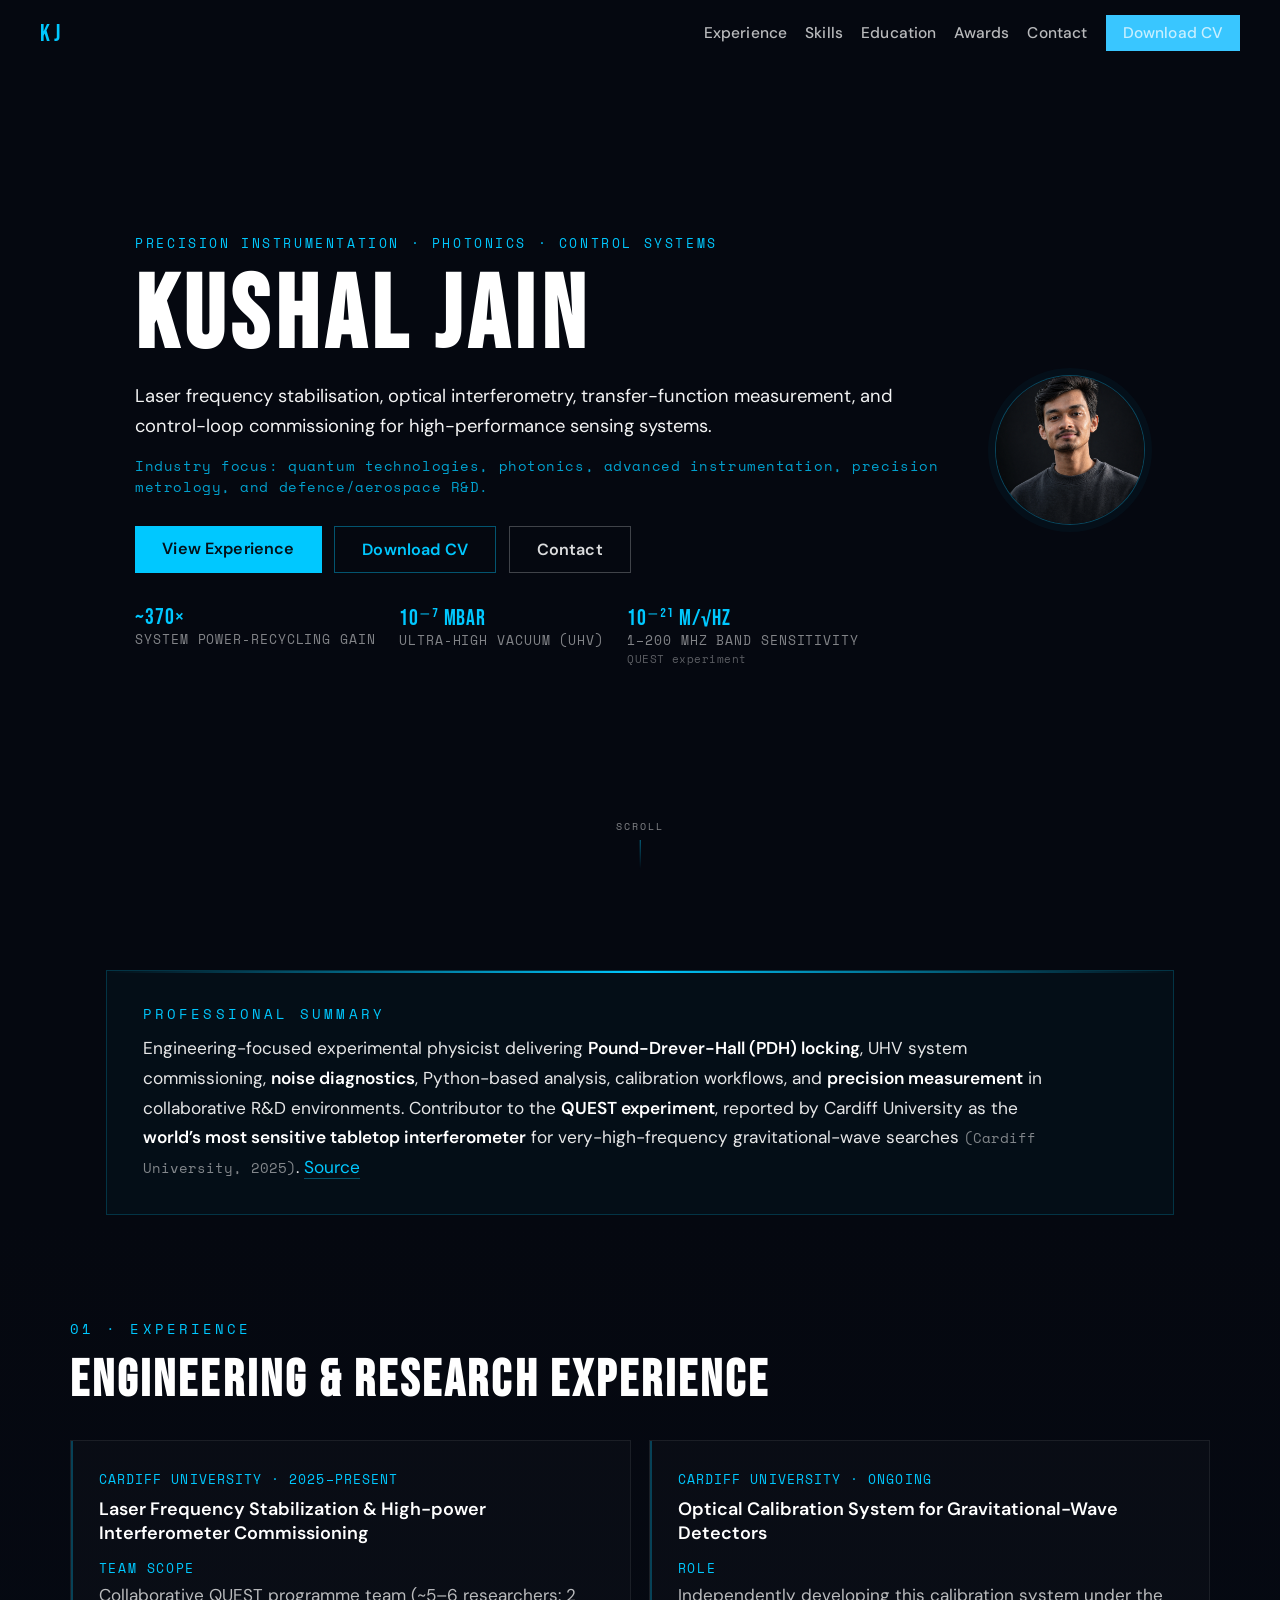
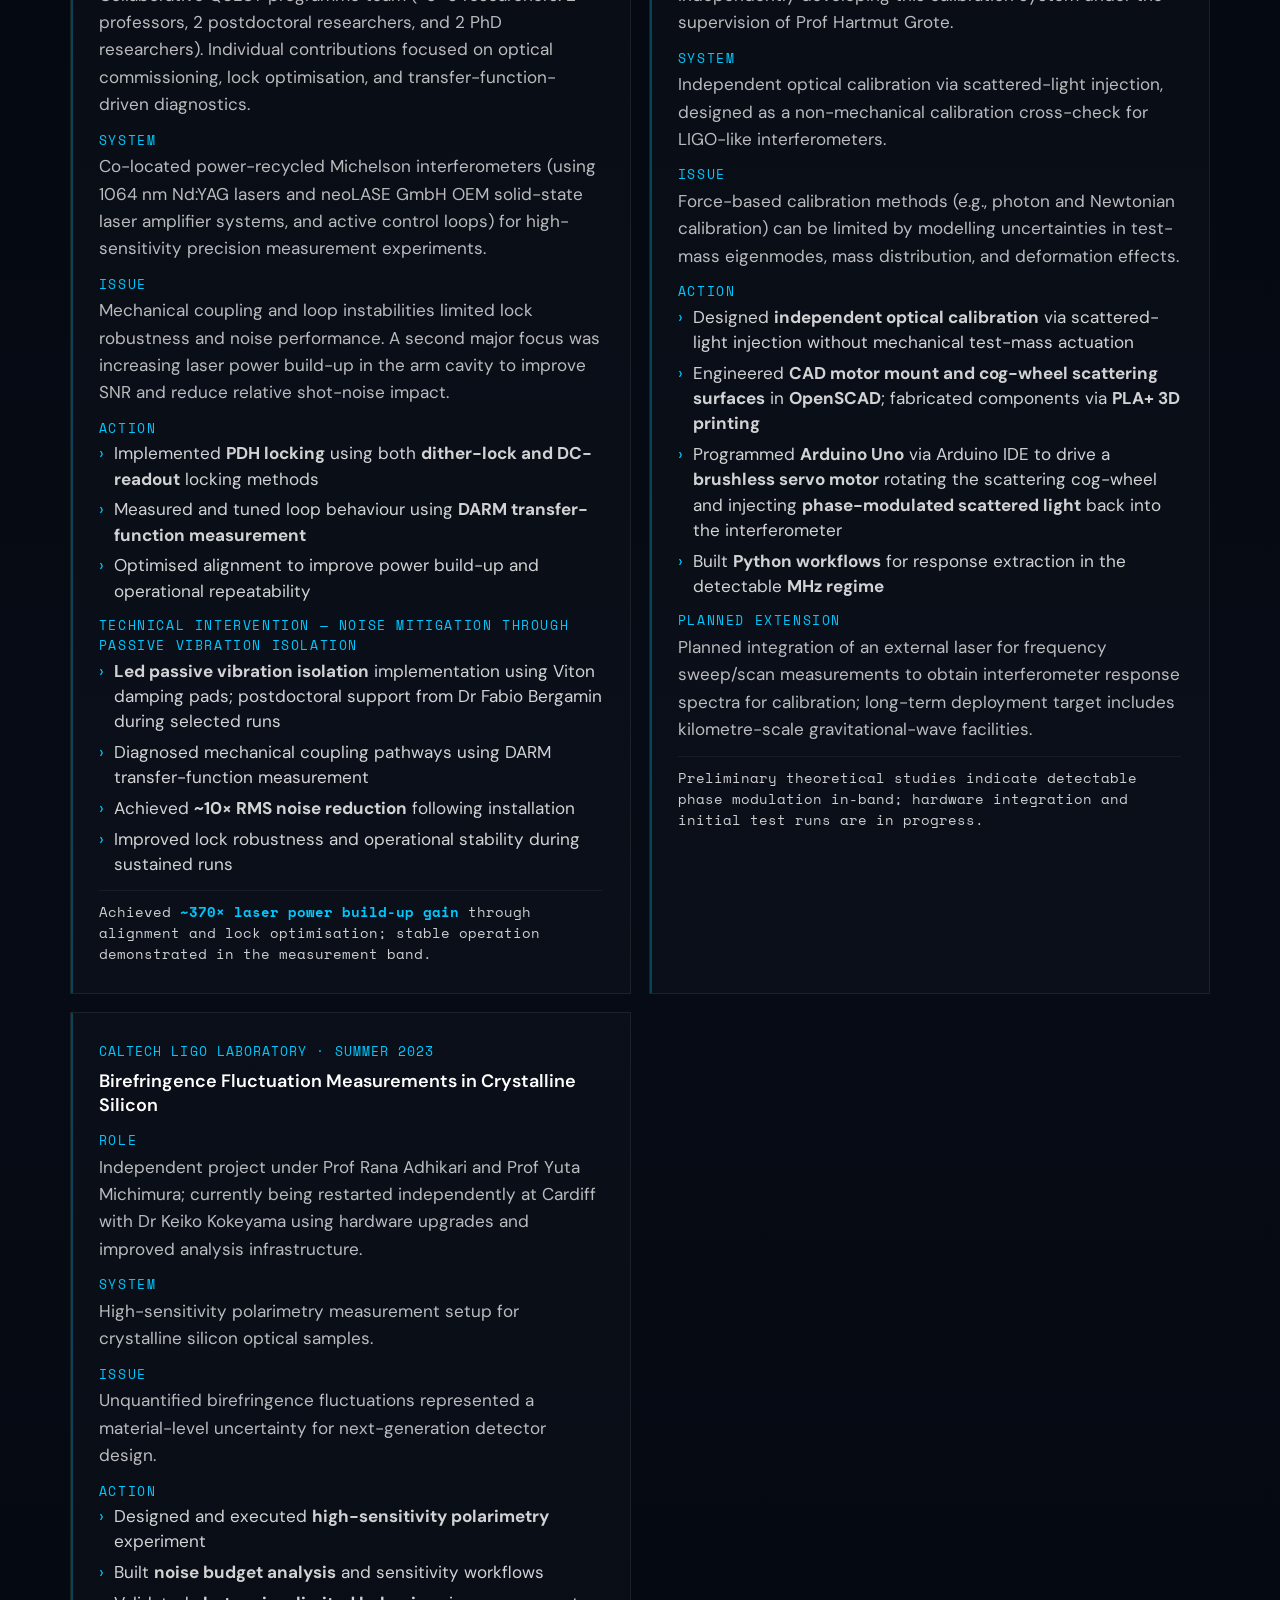
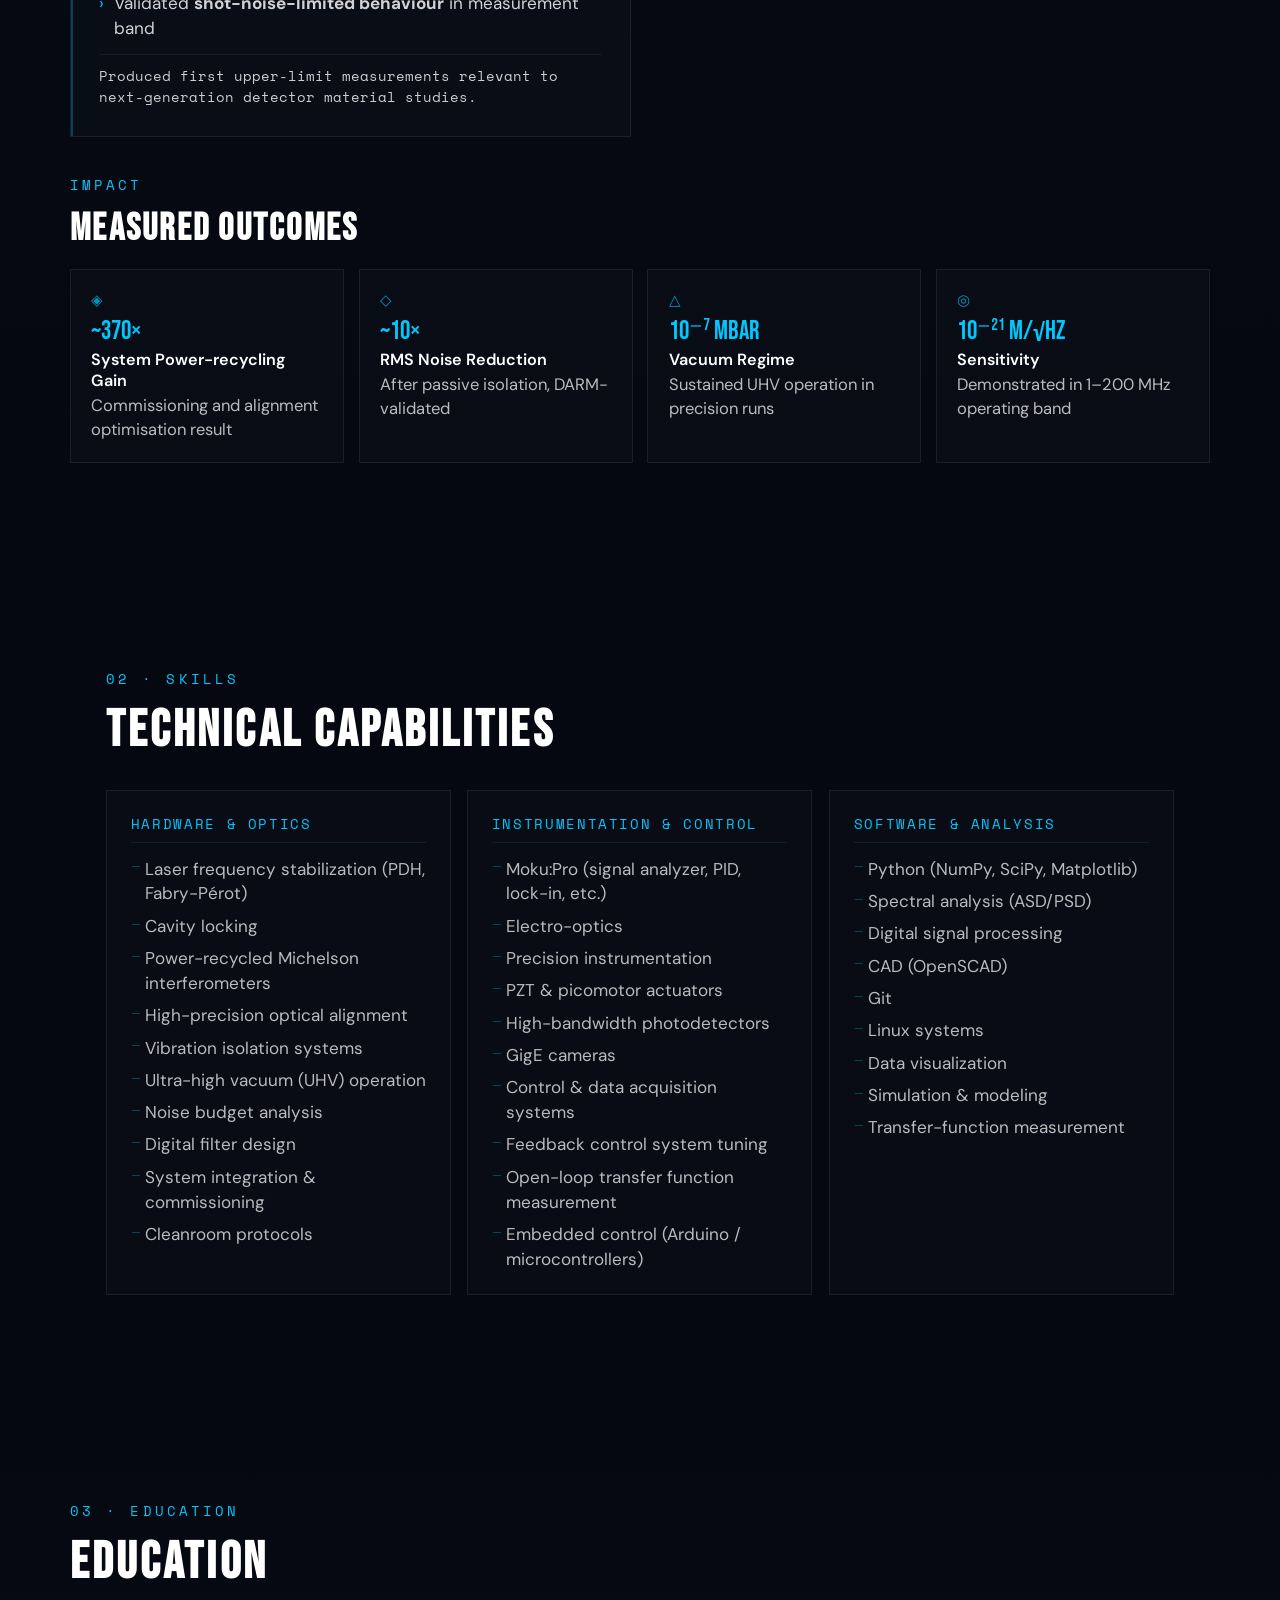
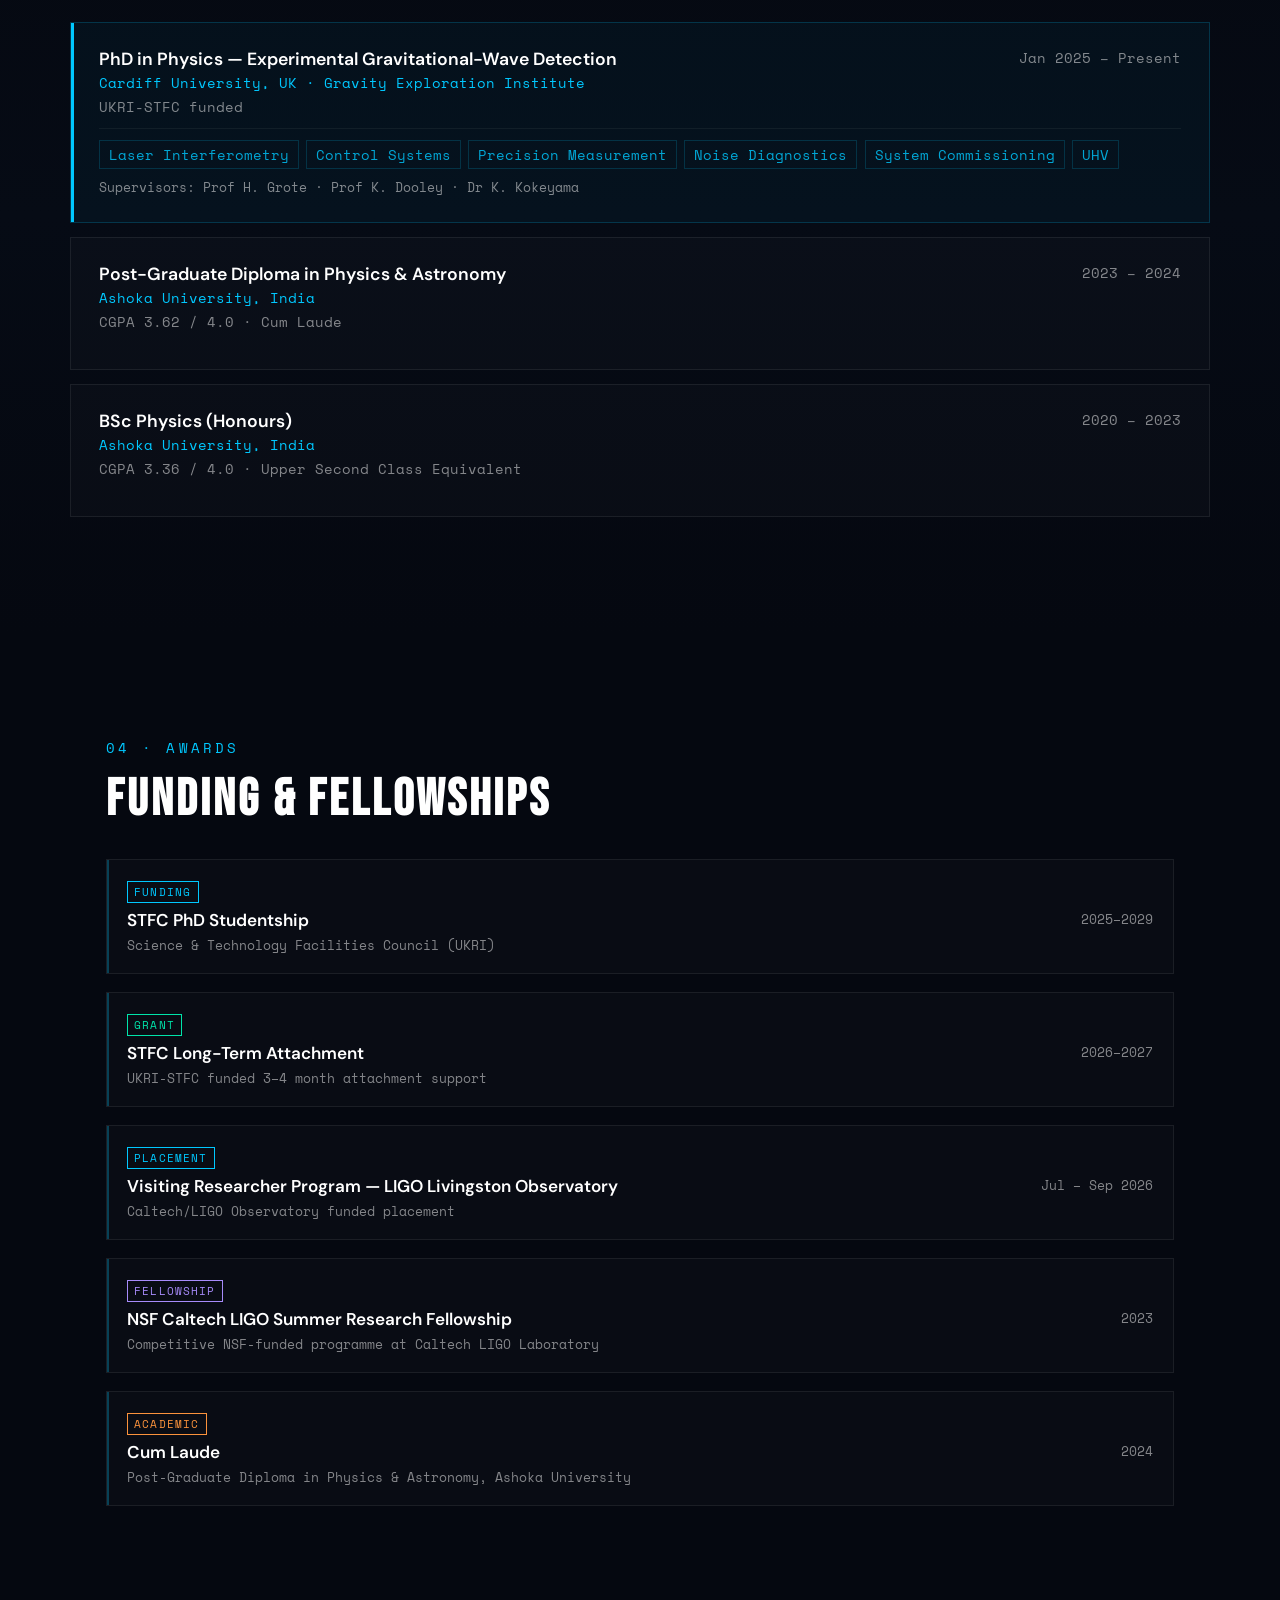
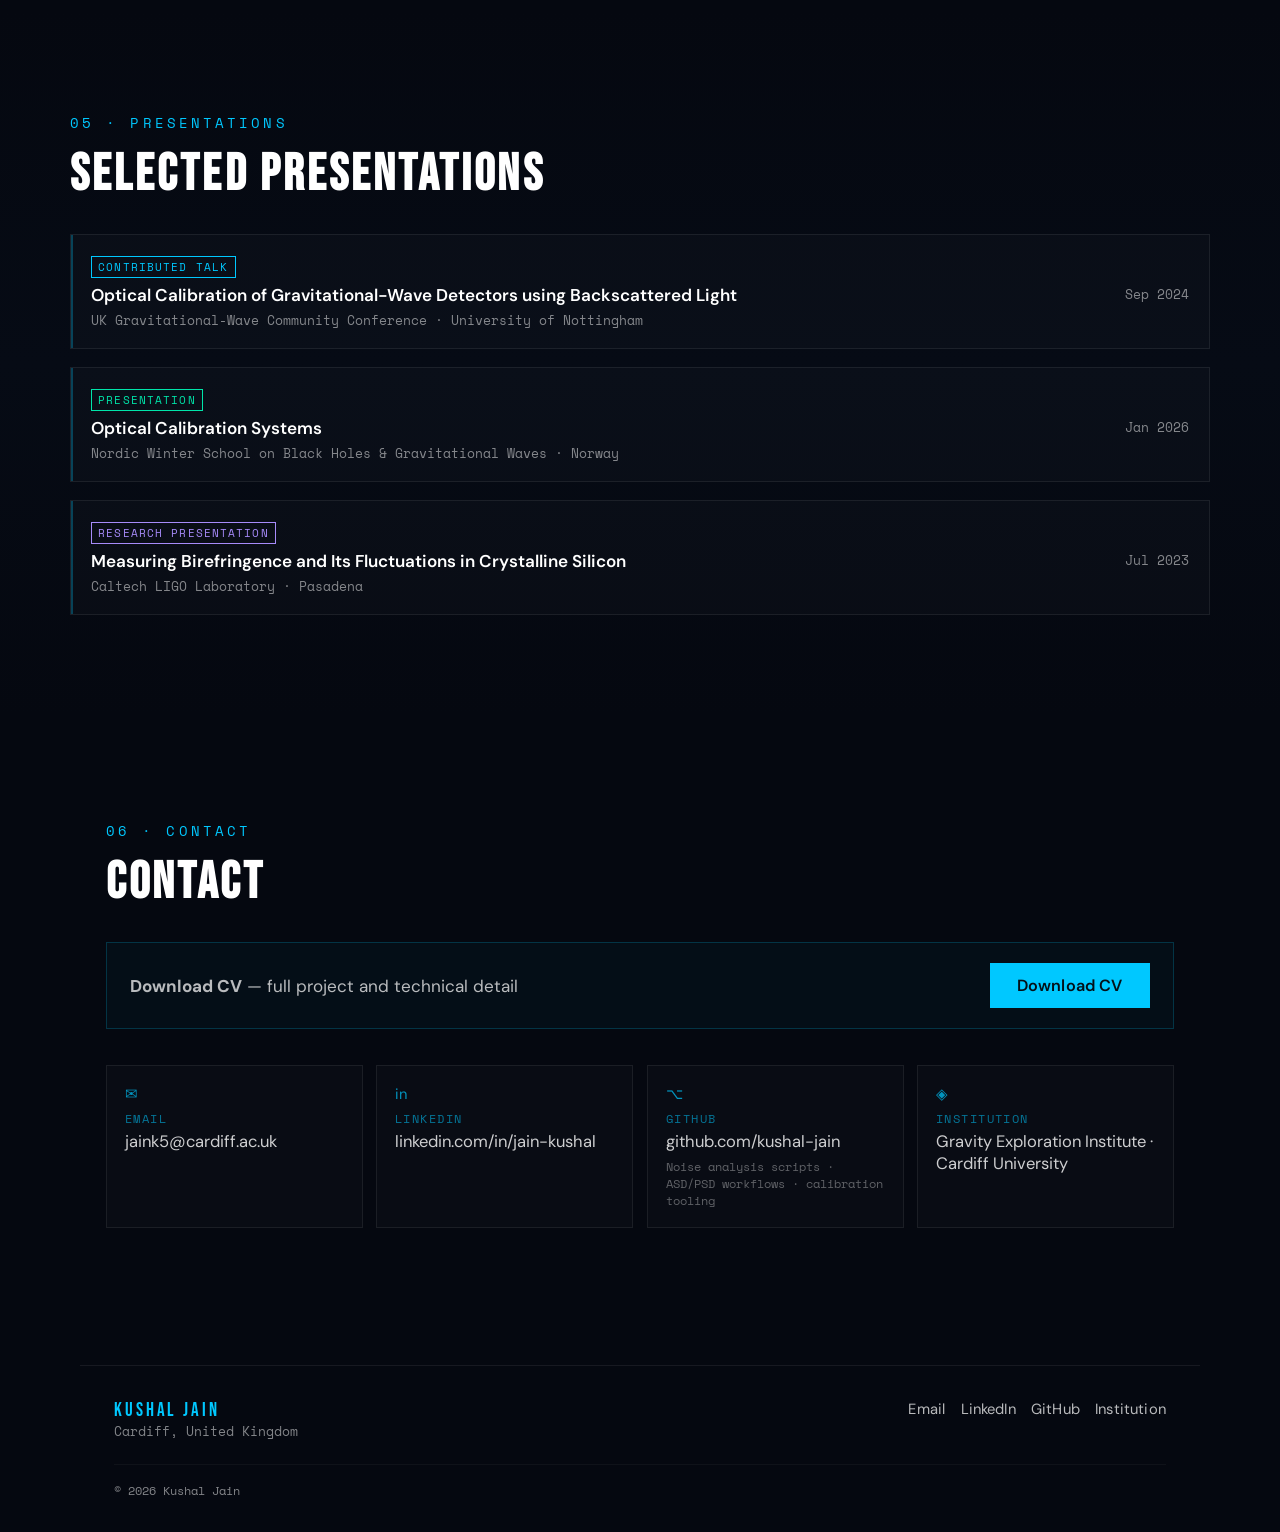
<file: index.html>
<!DOCTYPE html>
<html lang="en">
<head>
<meta charset="UTF-8"/>
<meta name="viewport" content="width=device-width, initial-scale=1.0"/>
<title>Kushal Jain — Precision Measurement, Photonics &amp; Control Systems</title>
<meta name="description" content="Engineering-focused experimental physicist in laser frequency stabilisation, optical interferometry, control systems, calibration, and precision instrumentation."/>
<meta name="keywords" content="laser frequency stabilisation, PDH locking, optical interferometry, cavity locking, transfer-function measurement, control systems, precision metrology, calibration, instrumentation, hardware debugging, UHV systems, Python, Linux, Git, experimental commissioning"/>

<link rel="preconnect" href="https://fonts.googleapis.com"/>
<link rel="preconnect" href="https://fonts.gstatic.com" crossorigin/>
<link href="https://fonts.googleapis.com/css2?family=Bebas+Neue&family=Space+Mono:wght@400;700&family=DM+Sans:opsz,wght@9..40,300;9..40,400;9..40,500;9..40,600;9..40,700&display=swap" rel="stylesheet"/>

<style>
*,*::before,*::after{box-sizing:border-box;margin:0;padding:0}
html{scroll-behavior:smooth;font-size:18px}
body{
  background:#050810;color:#fff;-webkit-font-smoothing:antialiased;overflow-x:hidden;
  font-size:1rem;
  font-family:var(--body);
}
::selection{background:rgba(0,200,255,.18)}
::-webkit-scrollbar{width:3px}
::-webkit-scrollbar-track{background:#050810}
::-webkit-scrollbar-thumb{background:rgba(0,200,255,.25)}

:root{
  --cyan:#00c8ff;
  --cyan-faint:rgba(0,200,255,.08);
  --cyan-border:rgba(0,200,255,.2);
  --white:rgba(255,255,255,.86);
  --mid:rgba(255,255,255,.72);
  --dim:rgba(255,255,255,.5);
  --border:rgba(255,255,255,.07);
  --card:rgba(255,255,255,.02);
  --mono:"Space Mono",monospace;
  --display:"Bebas Neue",sans-serif;
  --body:"DM Sans",sans-serif;
}

/* Utility Colors for Badges */
.color-cyan { color: #00c8ff; }
.color-green { color: #00e5aa; }
.color-purple { color: #a78bfa; }
.color-orange { color: #fb923c; }

@keyframes fadeUp{from{opacity:0;transform:translateY(24px)}to{opacity:1;transform:translateY(0)}}
@keyframes fadeIn{from{opacity:0}to{opacity:1}}
@keyframes scrollPulse{0%,100%{opacity:.3;transform:scaleY(.8)}50%{opacity:1;transform:scaleY(1.1)}}

.reveal{opacity:0;transform:translateY(24px);transition:opacity .65s ease,transform .65s ease;will-change:opacity,transform}
.reveal.visible{opacity:1;transform:translateY(0)}

nav{position:fixed;top:0;left:0;right:0;z-index:100;height:66px;padding:0 2.2rem;display:flex;align-items:center;justify-content:space-between;transition:background .35s,border-color .35s,backdrop-filter .35s}
nav.scrolled{background:rgba(5,8,16,.94);backdrop-filter:blur(16px);-webkit-backdrop-filter:blur(16px);border-bottom:1px solid var(--cyan-faint)}
.nav-logo{font-family:var(--display);font-size:1.35rem;letter-spacing:.18em;color:var(--cyan);text-decoration:none;flex-shrink:0}
.nav-links{display:flex;gap:1rem;align-items:center}
.nav-links a{
  font-family:var(--body);
  font-size:.86rem;
  font-weight:500;
  letter-spacing:.01em;
  color:var(--mid);
  text-decoration:none;
  transition:color .2s;
  white-space:nowrap
}
.nav-links a:hover{color:var(--cyan)}
.nav-cv-btn{
  font-family:var(--body);
  font-size:.84rem;
  font-weight:600;
  letter-spacing:.01em;
  color:#041018;
  background:#39c6ff;
  text-decoration:none;
  padding:.46rem .95rem;
  transition:background .2s;
  white-space:nowrap;
  flex-shrink:0
}
.nav-cv-btn:hover{background:#33d4ff;color:#041018}
.burger{display:none;background:none;border:none;cursor:pointer;flex-direction:column;gap:5px;padding:4px}
.burger span{display:block;width:22px;height:1.5px;background:var(--cyan)}
.mobile-menu{display:none;position:fixed;top:66px;left:0;right:0;background:rgba(5,8,16,.97);border-bottom:1px solid var(--cyan-faint);padding:1.3rem;flex-direction:column;gap:1rem;z-index:99}
.mobile-menu.open{display:flex}
.mobile-menu a{
  font-family:var(--body);
  font-size:.95rem;
  font-weight:500;
  color:var(--white);
  text-decoration:none
}
.mobile-menu .mob-cv{
  font-family:var(--body);
  font-size:.95rem;
  font-weight:600;
  color:#041018;
  background:#39c6ff;
  padding:.52rem 1rem;
  text-align:center;
  margin-top:.2rem
}

.section{padding:5.7rem 2rem;max-width:1140px;margin:0 auto}
.section-alt{padding:5.7rem 2rem;background:linear-gradient(180deg,#050810,#060b15,#050810)}
.section-alt-inner{max-width:1140px;margin:0 auto}
.sec-label{font-family:var(--mono);font-size:.78rem;letter-spacing:.22em;text-transform:uppercase;color:var(--cyan);margin-bottom:.6rem}
.sec-title{font-family:var(--display);font-size:clamp(2rem,4vw,3rem);color:#fff;letter-spacing:.06em;margin:0 0 1.6rem;line-height:1.2}

.btn-primary,.btn-ghost,.btn-cv{
  padding:.68rem 1.5rem;text-decoration:none;font-family:var(--body);font-size:.9rem;font-weight:600;letter-spacing:.01em;display:inline-block;white-space:nowrap
}
.btn-primary{background:var(--cyan);color:#041018;transition:background .2s}
.btn-primary:hover{background:#33d4ff}
.btn-ghost{background:transparent;border:1px solid rgba(255,255,255,.24);color:var(--white);transition:all .2s}
.btn-ghost:hover{border-color:rgba(0,200,255,.45);color:var(--cyan)}
.btn-cv{background:transparent;border:1px solid rgba(0,200,255,.4);color:var(--cyan);transition:all .2s}
.btn-cv:hover{background:rgba(0,200,255,.1)}

#hero{position:relative;height:100vh;min-height:640px;display:flex;align-items:center;justify-content:center;overflow:hidden}
#hero canvas{position:absolute;inset:0;width:100%;height:100%}
.hero-content{position:relative;z-index:2;max-width:1060px;width:100%;padding:0 1.4rem;display:grid;grid-template-columns:1fr 155px;gap:1.6rem;align-items:center}
.hero-left{text-align:left}
.hero-eyebrow{font-family:var(--mono);font-size:.72rem;letter-spacing:.2em;color:var(--cyan);text-transform:uppercase;margin-bottom:.9rem;animation:fadeUp .75s ease both}
.hero-name{font-family:var(--display);font-size:clamp(3rem,8vw,6rem);letter-spacing:.06em;color:#fff;line-height:.95;margin:0 0 .85rem;animation:fadeUp .8s .07s ease both}
.hero-headline{font-family:var(--body);font-size:1.02rem;color:rgba(255,255,255,.95);line-height:1.62;max-width:780px;margin:0 0 .75rem;animation:fadeUp .85s .14s ease both}
.hero-sub-tagline{font-family:var(--mono);font-size:.78rem;color:rgba(0,200,255,.8);letter-spacing:.04em;max-width:840px;margin:0 0 1.6rem;animation:fadeUp .9s .22s ease both;line-height:1.5}
.hero-ctas{display:flex;gap:.7rem;flex-wrap:wrap;animation:fadeUp 1s .3s ease both}
.hero-stats{display:flex;gap:1.3rem;margin-top:1.7rem;flex-wrap:wrap;animation:fadeUp 1s .42s ease both}
.hero-stat-val{font-family:var(--display);font-size:1.24rem;color:var(--cyan);letter-spacing:.04em}
.hero-stat-label{font-family:var(--mono);font-size:.72rem;color:var(--dim);letter-spacing:.07em;text-transform:uppercase;line-height:1.35}
.hero-stat-sub{font-family:var(--mono);font-size:.62rem;color:rgba(255,255,255,.35);letter-spacing:.04em;margin-top:.1rem}
.hero-photo-wrap{justify-self:end;animation:fadeUp 1s .3s ease both}
.hero-photo{width:150px;height:150px;border-radius:50%;border:1px solid rgba(0,200,255,.3);object-fit:cover;display:block;background:rgba(255,255,255,.03);box-shadow:0 0 0 7px rgba(0,200,255,.04)}
.scroll-hint{position:absolute;bottom:1.7rem;left:50%;transform:translateX(-50%);display:flex;flex-direction:column;align-items:center;gap:.35rem;animation:fadeIn 1s 1.1s ease both}
.scroll-hint span{font-family:var(--mono);font-size:.58rem;letter-spacing:.2em;color:var(--dim);text-transform:uppercase}
.scroll-line{width:1px;height:29px;background:linear-gradient(to bottom,rgba(0,200,255,.55),transparent);animation:scrollPulse 2s infinite}

.identity-box{border:1px solid var(--cyan-border);background:rgba(0,200,255,.03);padding:1.75rem 2rem;position:relative;overflow:hidden}
.identity-box::before{content:'';position:absolute;top:0;left:0;right:0;height:2px;background:linear-gradient(to right,transparent,var(--cyan),transparent)}
.identity-text{font-family:var(--body);font-size:.96rem;color:rgba(255,255,255,.9);line-height:1.72;max-width:900px}
.identity-text strong{color:#fff;font-weight:600}
.identity-text a{color:var(--cyan);text-decoration:none;border-bottom:1px solid rgba(0,200,255,.35)}
.identity-text a:hover{border-bottom-color:rgba(0,200,255,.8)}
.cite-source{font-family:var(--mono);font-size:.8em;color:var(--dim)}

.edu-card,.exp-card,.skills-block,.impact-card,.recognition-row,.presentation-row,.opp-item,.contact-card{border:1px solid var(--border);background:var(--card)}
.edu-card,.exp-card,.skills-block,.impact-card,.recognition-row,.presentation-row{transition:border-color .2s,background .2s}
.edu-card:hover,.exp-card:hover,.skills-block:hover,.impact-card:hover,.recognition-row:hover,.presentation-row:hover{border-color:rgba(0,200,255,.18);background:rgba(0,200,255,.025)}

.edu-card{padding:1.4rem 1.55rem;margin-bottom:.8rem;position:relative}
.edu-card.featured{border-color:var(--cyan-border);background:rgba(0,200,255,.04)}
.edu-card.featured::before{content:'';position:absolute;left:0;top:0;bottom:0;width:3px;background:var(--cyan)}
.edu-row{display:flex;justify-content:space-between;align-items:flex-start;flex-wrap:wrap;gap:.45rem;margin-bottom:.65rem}
.edu-degree{font-family:var(--body);font-size:.98rem;font-weight:600;color:#fff;line-height:1.35}
.edu-inst{font-family:var(--mono);font-size:.78rem;color:var(--cyan)}
.edu-detail{font-family:var(--mono);font-size:.78rem;color:var(--dim);margin-top:.15rem}
.edu-period{font-family:var(--mono);font-size:.76rem;color:var(--dim);white-space:nowrap}
.edu-focus{display:flex;flex-wrap:wrap;gap:.4rem;margin-top:.6rem;padding-top:.6rem;border-top:1px solid rgba(255,255,255,.05)}
.edu-tag{font-family:var(--mono);font-size:.78rem;color:rgba(0,200,255,.82);border:1px solid rgba(0,200,255,.18);padding:.16rem .5rem}
.edu-supervisors{font-family:var(--mono);font-size:.74rem;color:var(--dim);margin-top:.45rem}

.exp-grid{display:grid;grid-template-columns:repeat(auto-fit,minmax(390px,1fr));gap:1rem}
.exp-card{padding:1.55rem;position:relative}
.exp-card::before{content:'';position:absolute;top:0;left:0;bottom:0;width:2px;background:rgba(0,200,255,.28)}
.exp-tag{font-family:var(--mono);font-size:.74rem;color:var(--cyan);letter-spacing:.08em;text-transform:uppercase;margin-bottom:.45rem}
.exp-title{font-family:var(--body);font-size:1rem;font-weight:600;color:#fff;margin-bottom:.7rem;line-height:1.35}
.exp-field-label{font-family:var(--mono);font-size:.74rem;color:var(--cyan);letter-spacing:.12em;text-transform:uppercase;margin:.62rem 0 .2rem}
.exp-body{font-family:var(--body);font-size:.95rem;color:var(--mid);line-height:1.6;max-width:62ch}
.exp-bullets{list-style:none;padding:0;margin:0;display:flex;flex-direction:column;gap:.3rem}
.exp-bullets li{font-family:var(--body);font-size:.95rem;color:rgba(255,255,255,.82);padding-left:.82rem;position:relative;line-height:1.48;max-width:64ch}
.exp-bullets li::before{content:'›';position:absolute;left:0;color:var(--cyan)}
.exp-outcome-row{border-top:1px solid rgba(255,255,255,.05);margin-top:.7rem;padding-top:.6rem}
.exp-outcome-val{font-family:var(--mono);font-size:.76rem;color:rgba(255,255,255,.8);line-height:1.55;max-width:66ch}
.exp-outcome-val strong{color:var(--cyan)}

.impact-title{font-family:var(--display);font-size:clamp(1.5rem,3vw,2.1rem);color:#fff;letter-spacing:.06em;margin-bottom:.6rem}
.impact-grid{display:grid;grid-template-columns:repeat(auto-fill,minmax(230px,1fr));gap:.82rem;margin-top:1rem}
.impact-card{padding:1.12rem}
.impact-icon{font-size:.84rem;color:var(--cyan);margin-bottom:.5rem;opacity:.72}
.impact-metric{font-family:var(--display);font-size:1.42rem;color:var(--cyan);line-height:1;margin-bottom:.24rem}
.impact-label{font-family:var(--body);font-size:.9rem;color:#fff;margin-bottom:.16rem;font-weight:600}
.impact-sub{font-family:var(--body);font-size:.92rem;color:var(--mid);line-height:1.45}

.skills-grid{display:grid;grid-template-columns:repeat(auto-fill,minmax(320px,1fr));gap:.9rem}
.skills-block{padding:1.25rem 1.32rem}
.skills-block-title{font-family:var(--mono);font-size:.76rem;letter-spacing:.12em;text-transform:uppercase;color:var(--cyan);margin-bottom:.75rem;padding-bottom:.48rem;border-bottom:1px solid rgba(0,200,255,.12)}
.skills-list{list-style:none;padding:0;margin:0;display:flex;flex-direction:column;gap:.42rem}
.skills-list li{font-family:var(--body);font-size:.95rem;color:var(--mid);padding-left:.8rem;position:relative;line-height:1.45}
.skills-list li::before{content:'—';position:absolute;left:0;color:rgba(0,200,255,.38);font-size:.62rem;top:.1rem}

.row-list{display:flex;flex-direction:column;gap:1rem}
.recognition-row,.presentation-row{padding:1rem 1.1rem;position:relative}
.recognition-row::before,.presentation-row::before{content:'';position:absolute;left:0;top:0;bottom:0;width:2px;background:rgba(0,200,255,.28)}
.row-top{display:flex;justify-content:space-between;align-items:flex-start;gap:.8rem;flex-wrap:wrap}
.row-title{font-family:var(--body);font-size:.95rem;color:#fff;font-weight:600;line-height:1.34;max-width:70ch}
.row-date{font-family:var(--mono);font-size:.72rem;color:var(--dim);white-space:nowrap}
.row-badge{font-family:var(--mono);font-size:.62rem;letter-spacing:.1em;text-transform:uppercase;border:1px solid currentColor;padding:.12rem .36rem;display:inline-block;margin-bottom:.35rem}
.row-meta{font-family:var(--mono);font-size:.74rem;color:var(--dim);line-height:1.42;margin-top:.22rem;max-width:72ch}

.opp-box{border:1px solid var(--cyan-border);background:rgba(0,200,255,.03);padding:1.75rem;position:relative;overflow:hidden}
.opp-box::before{content:'';position:absolute;top:0;left:0;right:0;height:2px;background:linear-gradient(to right,transparent,var(--cyan),transparent)}
.opp-grid{display:grid;grid-template-columns:repeat(auto-fill,minmax(195px,1fr));gap:.75rem;margin-top:1.3rem}
.opp-item{padding:.95rem 1rem;transition:all .2s}
.opp-item:hover{border-color:rgba(0,200,255,.26);background:rgba(0,200,255,.035)}
.opp-icon{font-size:.78rem;color:var(--cyan);margin-bottom:.34rem;opacity:.72}
.opp-item-title{font-family:var(--body);font-size:.88rem;font-weight:600;color:#fff;margin-bottom:.14rem}
.opp-item-sub{font-family:var(--body);font-size:.92rem;color:var(--mid);line-height:1.43}
.opp-status{display:inline-flex;align-items:center;gap:.4rem;font-family:var(--mono);font-size:.7rem;color:var(--cyan);letter-spacing:.1em;text-transform:uppercase;margin-bottom:1rem}
.opp-dot{width:7px;height:7px;border-radius:50%;background:var(--cyan);flex-shrink:0}

.contact-grid{display:grid;grid-template-columns:repeat(auto-fill,minmax(235px,1fr));gap:.75rem;margin-bottom:1.95rem}
.contact-card{display:block;text-decoration:none;padding:1rem;transition:all .2s}
.contact-card:hover{border-color:rgba(0,200,255,.28);background:rgba(0,200,255,.045)}
.contact-icon{font-size:.82rem;color:var(--cyan);margin-bottom:.35rem;opacity:.72}
.contact-label{font-family:var(--mono);font-size:.66rem;letter-spacing:.12em;text-transform:uppercase;color:rgba(0,200,255,.56);margin-bottom:.2rem}
.contact-val{font-family:var(--body);font-size:.92rem;color:rgba(255,255,255,.8);word-break:break-all;line-height:1.35}
.contact-sub{font-family:var(--mono);font-size:.68rem;color:rgba(255,255,255,.35);margin-top:.25rem;line-height:1.4}
.contact-cv-row{margin-bottom:1.95rem;padding:1.1rem 1.3rem;border:1px solid var(--cyan-border);background:rgba(0,200,255,.03);display:flex;align-items:center;justify-content:space-between;flex-wrap:wrap;gap:.7rem}
.contact-cv-text{font-family:var(--body);font-size:.95rem;color:var(--mid)}

footer{border-top:1px solid var(--border);padding:1.8rem 1.9rem;max-width:1120px;margin:0 auto}
.footer-top{display:flex;justify-content:space-between;align-items:flex-start;flex-wrap:wrap;gap:1.4rem;margin-bottom:1.3rem}
.footer-name{font-family:var(--display);font-size:1.06rem;letter-spacing:.15em;color:var(--cyan)}
.footer-location{font-family:var(--mono);font-size:.7rem;color:var(--dim)}
.footer-links{display:flex;gap:.85rem;flex-wrap:wrap}
.footer-link{font-family:var(--body);font-size:.82rem;color:var(--mid);text-decoration:none;letter-spacing:.01em}
.footer-link:hover{color:var(--cyan)}
.footer-link.institution-link{white-space:nowrap}
.footer-bottom{display:flex;justify-content:space-between;align-items:center;flex-wrap:wrap;gap:.7rem;padding-top:.95rem;border-top:1px solid rgba(255,255,255,.04)}
.footer-copy{font-family:var(--mono);font-size:.64rem;color:var(--dim)}

@media(max-width:980px){
  .hero-content{grid-template-columns:1fr}
  .hero-left{text-align:center}
  .hero-headline,.hero-sub-tagline{margin-left:auto;margin-right:auto}
  .hero-photo-wrap{justify-self:center}
  .hero-stats{justify-content:center}
}
@media(max-width:760px){
  .nav-links{display:none!important}
  .burger{display:flex!important}
  nav{padding:0 1.2rem}
}
@media(max-width:640px){
  html{font-size:16px}
  .section,.section-alt{padding:4.4rem 1.2rem}
  .exp-grid,.skills-grid,.opp-grid{grid-template-columns:1fr}
  .hero-ctas a{width:100%;text-align:center}
  .hero-photo{width:126px;height:126px}
}
</style>
</head>
<body>

<nav id="main-nav" role="navigation" aria-label="Primary navigation">
  <a class="nav-logo" href="#top" aria-label="Kushal Jain">KJ</a>
  <div class="nav-links">
    <a href="#experience">Experience</a>
    <a href="#skills">Skills</a>
    <a href="#education">Education</a>
    <a href="#recognition">Awards</a>
    <a href="#contact">Contact</a>
    <a class="nav-cv-btn" href="Kushal_Jain_CV.pdf" target="_blank" rel="noopener" download>Download CV</a>
  </div>
  <button class="burger" id="burger" aria-label="Open menu" aria-expanded="false"><span></span><span></span><span></span></button>
</nav>

<div class="mobile-menu" id="mobile-menu" aria-hidden="true">
  <a href="#experience" onclick="closeMobile()">Experience</a>
  <a href="#skills" onclick="closeMobile()">Skills</a>
  <a href="#education" onclick="closeMobile()">Education</a>
  <a href="#recognition" onclick="closeMobile()">Awards</a>
  <a href="#contact" onclick="closeMobile()">Contact</a>
  <a class="mob-cv" href="Kushal_Jain_CV.pdf" target="_blank" rel="noopener" download onclick="closeMobile()">Download CV</a>
</div>

<section id="top" aria-label="Hero">
  <div id="hero">
    <canvas id="hero-canvas" aria-hidden="true"></canvas>
    <div class="hero-content">
      <div class="hero-left">
        <div class="hero-eyebrow">Precision Instrumentation · Photonics · Control Systems</div>
        <h1 class="hero-name">Kushal Jain</h1>
        <p class="hero-headline">
          Laser frequency stabilisation, optical interferometry, transfer-function measurement, and control-loop commissioning for high-performance sensing systems.
        </p>
        <p class="hero-sub-tagline">
          Industry focus: quantum technologies, photonics, advanced instrumentation, precision metrology, and defence/aerospace R&amp;D.
        </p>
        <div class="hero-ctas">
          <a class="btn-primary" href="#experience">View Experience</a>
          <a class="btn-cv" href="Kushal_Jain_CV.pdf" target="_blank" rel="noopener" download>Download CV</a>
          <a class="btn-ghost" href="#contact">Contact</a>
        </div>
        <div class="hero-stats">
          <div>
            <div class="hero-stat-val">~370×</div>
            <div class="hero-stat-label">System Power-recycling Gain</div>
          </div>
          <div><div class="hero-stat-val">10⁻⁷ mbar</div><div class="hero-stat-label">Ultra-High Vacuum (UHV)</div></div>
          <div>
            <div class="hero-stat-val">10⁻²¹ m/√Hz</div>
            <div class="hero-stat-label">1–200 MHz Band Sensitivity</div>
            <div class="hero-stat-sub">QUEST experiment</div>
          </div>
        </div>
      </div>
      <div class="hero-photo-wrap">
        <img class="hero-photo" src="kushal-profile.jpg" alt="Kushal Jain portrait"/>
      </div>
    </div>
    <div class="scroll-hint" aria-hidden="true"><span>Scroll</span><div class="scroll-line"></div></div>
  </div>
</section>

<div id="identity-wrap" style="padding:3.9rem 2rem 0;max-width:1140px;margin:0 auto">
  <div class="identity-box reveal">
    <div class="sec-label">Professional Summary</div>
    <p class="identity-text">
      Engineering-focused experimental physicist delivering <strong>Pound-Drever-Hall (PDH) locking</strong>, UHV system commissioning, <strong>noise diagnostics</strong>, Python-based analysis, calibration workflows, and <strong>precision measurement</strong> in collaborative R&amp;D environments.
      Contributor to the <strong>QUEST experiment</strong>, reported by Cardiff University as the <strong>world’s most sensitive tabletop interferometer</strong> for very-high-frequency gravitational-wave searches
      <span class="cite-source">(Cardiff University, 2025)</span>.
      <a href="https://www.cardiff.ac.uk/news/view/2954067-worlds-most-sensitive-table-top-experiment-sets-new-limits-on-very-high-frequency-gravitational-waves" target="_blank" rel="noopener">Source</a>
    </p>
  </div>
</div>

<section id="experience" class="section-alt">
  <div class="section-alt-inner">
    <div class="reveal"><div class="sec-label">01 · Experience</div><h2 class="sec-title">Engineering &amp; Research Experience</h2></div>

    <div class="exp-grid">
      <article class="exp-card reveal">
        <div class="exp-tag">Cardiff University · 2025–Present</div>
        <h3 class="exp-title">Laser Frequency Stabilization &amp; High-power Interferometer Commissioning</h3>

        <div class="exp-field-label">Team Scope</div>
        <p class="exp-body">Collaborative QUEST programme team (~5–6 researchers: 2 professors, 2 postdoctoral researchers, and 2 PhD researchers). Individual contributions focused on optical commissioning, lock optimisation, and transfer-function-driven diagnostics.</p>

        <div class="exp-field-label">System</div>
        <p class="exp-body">Co-located power-recycled Michelson interferometers (using 1064 nm Nd:YAG lasers and neoLASE GmbH OEM solid-state laser amplifier systems, and active control loops) for high-sensitivity precision measurement experiments.</p>

        <div class="exp-field-label">Issue</div>
        <p class="exp-body">Mechanical coupling and loop instabilities limited lock robustness and noise performance. A second major focus was increasing laser power build-up in the arm cavity to improve SNR and reduce relative shot-noise impact.</p>

        <div class="exp-field-label">Action</div>
        <ul class="exp-bullets">
          <li>Implemented <strong>PDH locking</strong> using both <strong>dither-lock and DC-readout</strong> locking methods</li>
          <li>Measured and tuned loop behaviour using <strong>DARM transfer-function measurement</strong></li>
          <li>Optimised alignment to improve power build-up and operational repeatability</li>
        </ul>

        <div class="exp-field-label">Technical Intervention — Noise Mitigation Through Passive Vibration Isolation</div>
        <ul class="exp-bullets">
          <li><strong>Led passive vibration isolation</strong> implementation using Viton damping pads; postdoctoral support from Dr Fabio Bergamin during selected runs</li>
          <li>Diagnosed mechanical coupling pathways using DARM transfer-function measurement</li>
          <li>Achieved <strong>~10× RMS noise reduction</strong> following installation</li>
          <li>Improved lock robustness and operational stability during sustained runs</li>
        </ul>

        <div class="exp-outcome-row">
          <div class="exp-outcome-val">Achieved <strong>~370× laser power build-up gain</strong> through alignment and lock optimisation; stable operation demonstrated in the measurement band.</div>
        </div>
      </article>

      <article class="exp-card reveal">
        <div class="exp-tag">Cardiff University · Ongoing</div>
        <h3 class="exp-title">Optical Calibration System for Gravitational-Wave Detectors</h3>

        <div class="exp-field-label">Role</div>
        <p class="exp-body">Independently developing this calibration system under the supervision of Prof Hartmut Grote.</p>

        <div class="exp-field-label">System</div>
        <p class="exp-body">Independent optical calibration via scattered-light injection, designed as a non-mechanical calibration cross-check for LIGO-like interferometers.</p>

        <div class="exp-field-label">Issue</div>
        <p class="exp-body">Force-based calibration methods (e.g., photon and Newtonian calibration) can be limited by modelling uncertainties in test-mass eigenmodes, mass distribution, and deformation effects.</p>

        <div class="exp-field-label">Action</div>
        <ul class="exp-bullets">
          <li>Designed <strong>independent optical calibration</strong> via scattered-light injection without mechanical test-mass actuation</li>
          <li>Engineered <strong>CAD motor mount and cog-wheel scattering surfaces</strong> in <strong>OpenSCAD</strong>; fabricated components via <strong>PLA+ 3D printing</strong></li>
          <li>Programmed <strong>Arduino Uno</strong> via Arduino IDE to drive a <strong>brushless servo motor</strong> rotating the scattering cog-wheel and injecting <strong>phase-modulated scattered light</strong> back into the interferometer</li>
          <li>Built <strong>Python workflows</strong> for response extraction in the detectable <strong>MHz regime</strong></li>
        </ul>

        <div class="exp-field-label">Planned Extension</div>
        <p class="exp-body">Planned integration of an external laser for frequency sweep/scan measurements to obtain interferometer response spectra for calibration; long-term deployment target includes kilometre-scale gravitational-wave facilities.</p>

        <div class="exp-outcome-row">
          <div class="exp-outcome-val">Preliminary theoretical studies indicate detectable phase modulation in-band; hardware integration and initial test runs are in progress.</div>
        </div>
      </article>

      <article class="exp-card reveal">
        <div class="exp-tag">Caltech LIGO Laboratory · Summer 2023</div>
        <h3 class="exp-title">Birefringence Fluctuation Measurements in Crystalline Silicon</h3>

        <div class="exp-field-label">Role</div>
        <p class="exp-body">Independent project under Prof Rana Adhikari and Prof Yuta Michimura; currently being restarted independently at Cardiff with Dr Keiko Kokeyama using hardware upgrades and improved analysis infrastructure.</p>

        <div class="exp-field-label">System</div>
        <p class="exp-body">High-sensitivity polarimetry measurement setup for crystalline silicon optical samples.</p>

        <div class="exp-field-label">Issue</div>
        <p class="exp-body">Unquantified birefringence fluctuations represented a material-level uncertainty for next-generation detector design.</p>

        <div class="exp-field-label">Action</div>
        <ul class="exp-bullets">
          <li>Designed and executed <strong>high-sensitivity polarimetry</strong> experiment</li>
          <li>Built <strong>noise budget analysis</strong> and sensitivity workflows</li>
          <li>Validated <strong>shot-noise-limited behaviour</strong> in measurement band</li>
        </ul>

        <div class="exp-outcome-row">
          <div class="exp-outcome-val">Produced first upper-limit measurements relevant to next-generation detector material studies.</div>
        </div>
      </article>
    </div>

    <div class="reveal" style="margin-top:2rem">
      <div class="sec-label">Impact</div>
      <h3 class="impact-title">Measured Outcomes</h3>
      <div class="impact-grid">
        <div class="impact-card"><div class="impact-icon">◈</div><div class="impact-metric">~370×</div><div class="impact-label">System Power-recycling Gain</div><div class="impact-sub">Commissioning and alignment optimisation result</div></div>
        <div class="impact-card"><div class="impact-icon">◇</div><div class="impact-metric">~10×</div><div class="impact-label">RMS Noise Reduction</div><div class="impact-sub">After passive isolation, DARM-validated</div></div>
        <div class="impact-card"><div class="impact-icon">△</div><div class="impact-metric">10⁻⁷ mbar</div><div class="impact-label">Vacuum Regime</div><div class="impact-sub">Sustained UHV operation in precision runs</div></div>
        <div class="impact-card"><div class="impact-icon">◎</div><div class="impact-metric">10⁻²¹ m/√Hz</div><div class="impact-label">Sensitivity</div><div class="impact-sub">Demonstrated in 1–200 MHz operating band</div></div>
      </div>
    </div>
  </div>
</section>

<section id="skills" class="section">
  <div class="reveal"><div class="sec-label">02 · Skills</div><h2 class="sec-title">Technical Capabilities</h2></div>
  <div class="skills-grid">
    <div class="skills-block reveal">
      <div class="skills-block-title">Hardware &amp; Optics</div>
      <ul class="skills-list">
        <li>Laser frequency stabilization (PDH, Fabry-Pérot)</li>
        <li>Cavity locking</li>
        <li>Power-recycled Michelson interferometers</li>
        <li>High-precision optical alignment</li>
        <li>Vibration isolation systems</li>
        <li>Ultra-high vacuum (UHV) operation</li>
        <li>Noise budget analysis</li>
        <li>Digital filter design</li>
        <li>System integration &amp; commissioning</li>
        <li>Cleanroom protocols</li>
      </ul>
    </div>

    <div class="skills-block reveal">
      <div class="skills-block-title">Instrumentation &amp; Control</div>
      <ul class="skills-list">
        <li>Moku:Pro (signal analyzer, PID, lock-in, etc.)</li>
        <li>Electro-optics</li>
        <li>Precision instrumentation</li>
        <li>PZT &amp; picomotor actuators</li>
        <li>High-bandwidth photodetectors</li>
        <li>GigE cameras</li>
        <li>Control &amp; data acquisition systems</li>
        <li>Feedback control system tuning</li>
        <li>Open-loop transfer function measurement</li>
        <li>Embedded control (Arduino / microcontrollers)</li>
      </ul>
    </div>

    <div class="skills-block reveal">
      <div class="skills-block-title">Software &amp; Analysis</div>
      <ul class="skills-list">
        <li>Python (NumPy, SciPy, Matplotlib)</li>
        <li>Spectral analysis (ASD/PSD)</li>
        <li>Digital signal processing</li>
        <li>CAD (OpenSCAD)</li>
        <li>Git</li>
        <li>Linux systems</li>
        <li>Data visualization</li>
        <li>Simulation &amp; modeling</li>
        <li>Transfer-function measurement</li>
      </ul>
    </div>
  </div>
</section>

<section id="education" class="section-alt">
  <div class="section-alt-inner">
    <div class="reveal"><div class="sec-label">03 · Education</div><h2 class="sec-title">Education</h2></div>

    <div class="edu-card featured reveal">
      <div class="edu-row">
        <div>
          <div class="edu-degree">PhD in Physics — Experimental Gravitational-Wave Detection</div>
          <div class="edu-inst">Cardiff University, UK · Gravity Exploration Institute</div>
          <div class="edu-detail">UKRI-STFC funded</div>
        </div>
        <div class="edu-period">Jan 2025 – Present</div>
      </div>
      <div class="edu-focus">
        <span class="edu-tag">Laser Interferometry</span><span class="edu-tag">Control Systems</span><span class="edu-tag">Precision Measurement</span>
        <span class="edu-tag">Noise Diagnostics</span><span class="edu-tag">System Commissioning</span><span class="edu-tag">UHV</span>
      </div>
      <div class="edu-supervisors">Supervisors: Prof H. Grote · Prof K. Dooley · Dr K. Kokeyama</div>
    </div>

    <div class="edu-card reveal">
      <div class="edu-row">
        <div>
          <div class="edu-degree">Post-Graduate Diploma in Physics &amp; Astronomy</div>
          <div class="edu-inst">Ashoka University, India</div>
          <div class="edu-detail">CGPA 3.62 / 4.0 · Cum Laude</div>
        </div>
        <div class="edu-period">2023 – 2024</div>
      </div>
    </div>

    <div class="edu-card reveal">
      <div class="edu-row">
        <div>
          <div class="edu-degree">BSc Physics (Honours)</div>
          <div class="edu-inst">Ashoka University, India</div>
          <div class="edu-detail">CGPA 3.36 / 4.0 · Upper Second Class Equivalent</div>
        </div>
        <div class="edu-period">2020 – 2023</div>
      </div>
    </div>
  </div>
</section>

<section id="recognition" class="section">
  <div class="reveal"><div class="sec-label">04 · Awards</div><h2 class="sec-title">Funding &amp; Fellowships</h2></div>
  <div class="row-list">
    <article class="recognition-row reveal">
      <div class="row-badge color-cyan">Funding</div>
      <div class="row-top">
        <div class="row-title">STFC PhD Studentship</div>
        <div class="row-date">2025–2029</div>
      </div>
      <div class="row-meta">Science &amp; Technology Facilities Council (UKRI)</div>
    </article>

    <article class="recognition-row reveal">
      <div class="row-badge color-green">Grant</div>
      <div class="row-top">
        <div class="row-title">STFC Long-Term Attachment</div>
        <div class="row-date">2026–2027</div>
      </div>
      <div class="row-meta">UKRI-STFC funded 3–4 month attachment support</div>
    </article>

    <article class="recognition-row reveal">
      <div class="row-badge color-cyan">Placement</div>
      <div class="row-top">
        <div class="row-title">Visiting Researcher Program — LIGO Livingston Observatory</div>
        <div class="row-date">Jul – Sep 2026</div>
      </div>
      <div class="row-meta">Caltech/LIGO Observatory funded placement</div>
    </article>

    <article class="recognition-row reveal">
      <div class="row-badge color-purple">Fellowship</div>
      <div class="row-top">
        <div class="row-title">NSF Caltech LIGO Summer Research Fellowship</div>
        <div class="row-date">2023</div>
      </div>
      <div class="row-meta">Competitive NSF-funded programme at Caltech LIGO Laboratory</div>
    </article>

    <article class="recognition-row reveal">
      <div class="row-badge color-orange">Academic</div>
      <div class="row-top">
        <div class="row-title">Cum Laude</div>
        <div class="row-date">2024</div>
      </div>
      <div class="row-meta">Post-Graduate Diploma in Physics &amp; Astronomy, Ashoka University</div>
    </article>
  </div>
</section>

<section id="presentations" class="section-alt">
  <div class="section-alt-inner">
    <div class="reveal"><div class="sec-label">05 · Presentations</div><h2 class="sec-title">Selected Presentations</h2></div>
    <div class="row-list">
      <article class="presentation-row reveal">
        <div class="row-badge color-cyan">Contributed Talk</div>
        <div class="row-top">
          <div class="row-title">Optical Calibration of Gravitational-Wave Detectors using Backscattered Light</div>
          <div class="row-date">Sep 2024</div>
        </div>
        <div class="row-meta">UK Gravitational-Wave Community Conference · University of Nottingham</div>
      </article>

      <article class="presentation-row reveal">
        <div class="row-badge color-green">Presentation</div>
        <div class="row-top">
          <div class="row-title">Optical Calibration Systems</div>
          <div class="row-date">Jan 2026</div>
        </div>
        <div class="row-meta">Nordic Winter School on Black Holes &amp; Gravitational Waves · Norway</div>
      </article>

      <article class="presentation-row reveal">
        <div class="row-badge color-purple">Research Presentation</div>
        <div class="row-top">
          <div class="row-title">Measuring Birefringence and Its Fluctuations in Crystalline Silicon</div>
          <div class="row-date">Jul 2023</div>
        </div>
        <div class="row-meta">Caltech LIGO Laboratory · Pasadena</div>
      </article>
    </div>
  </div>
</section>

<section id="contact" class="section">
  <div class="reveal"><div class="sec-label">06 · Contact</div><h2 class="sec-title">Contact</h2></div>
  <div class="contact-cv-row reveal">
    <p class="contact-cv-text"><strong>Download CV</strong> — full project and technical detail</p>
    <a class="btn-primary" href="Kushal_Jain_CV.pdf" target="_blank" rel="noopener" download>Download CV</a>
  </div>
  <div class="contact-grid">
    <a class="contact-card reveal" href="mailto:jaink5@cardiff.ac.uk"><div class="contact-icon">✉</div><div class="contact-label">Email</div><div class="contact-val">jaink5@cardiff.ac.uk</div></a>
    <a class="contact-card reveal" href="https://www.linkedin.com/in/jain-kushal/" target="_blank" rel="noopener"><div class="contact-icon">in</div><div class="contact-label">LinkedIn</div><div class="contact-val">linkedin.com/in/jain-kushal</div></a>
    <a class="contact-card reveal" href="https://github.com/kushal-jain" target="_blank" rel="noopener">
      <div class="contact-icon">⌥</div>
      <div class="contact-label">GitHub</div>
      <div class="contact-val">github.com/kushal-jain</div>
      <div class="contact-sub">Noise analysis scripts · ASD/PSD workflows · calibration tooling</div>
    </a>
    <a class="contact-card reveal" href="https://www.cardiff.ac.uk/physics-astronomy/research/research-groups/gravity-exploration-institute" target="_blank" rel="noopener"><div class="contact-icon">◈</div><div class="contact-label">Institution</div><div class="contact-val">Gravity Exploration Institute · Cardiff University</div></a>
  </div>
</section>

<footer>
  <div class="footer-top">
    <div>
      <div class="footer-name">Kushal Jain</div>
      <div class="footer-location">Cardiff, United Kingdom</div>
    </div>
    <div class="footer-links">
      <a class="footer-link" href="mailto:jaink5@cardiff.ac.uk">Email</a>
      <a class="footer-link" href="https://www.linkedin.com/in/jain-kushal/" target="_blank" rel="noopener">LinkedIn</a>
      <a class="footer-link" href="https://github.com/kushal-jain" target="_blank" rel="noopener">GitHub</a>
      <a class="footer-link institution-link" href="https://www.cardiff.ac.uk/physics-astronomy/research/research-groups/gravity-exploration-institute" target="_blank" rel="noopener">Institution</a>
    </div>
  </div>
  <div class="footer-bottom">
    <span class="footer-copy">© 2026 Kushal Jain</span>
  </div>
</footer>

<script>
const mainNav=document.getElementById('main-nav')
window.addEventListener('scroll',()=>{mainNav.classList.toggle('scrolled',window.scrollY>60)},{passive:true})

const burgerBtn=document.getElementById('burger')
const mobileMenu=document.getElementById('mobile-menu')
burgerBtn.addEventListener('click',()=>{
  const open=mobileMenu.classList.toggle('open')
  burgerBtn.setAttribute('aria-expanded',String(open))
  mobileMenu.setAttribute('aria-hidden',String(!open))
})
function closeMobile(){
  mobileMenu.classList.remove('open')
  burgerBtn.setAttribute('aria-expanded','false')
  mobileMenu.setAttribute('aria-hidden','true')
}

const revealEls=document.querySelectorAll('.reveal')
const obs=new IntersectionObserver(entries=>{
  entries.forEach(e=>{
    if(e.isIntersecting){e.target.classList.add('visible');obs.unobserve(e.target)}
  })
},{threshold:.07,rootMargin:'0px 0px -24px 0px'})
revealEls.forEach(el=>obs.observe(el))

(function(){
  const canvas=document.getElementById('hero-canvas')
  if(!canvas)return
  const ctx=canvas.getContext('2d')
  let t=0,lastTime=0
  const TARGET_FPS=30,FRAME_MS=1000/TARGET_FPS
  function resize(){canvas.width=window.innerWidth;canvas.height=window.innerHeight}
  resize();window.addEventListener('resize',resize,{passive:true})
  function draw(now){
    requestAnimationFrame(draw)
    if(now-lastTime<FRAME_MS)return
    lastTime=now
    const W=canvas.width,H=canvas.height
    ctx.clearRect(0,0,W,H)
    ctx.fillStyle='#050810';ctx.fillRect(0,0,W,H)
    ctx.strokeStyle='rgba(0,200,255,0.028)';ctx.lineWidth=1
    const step=65
    for(let x=0;x<W;x+=step){ctx.beginPath();ctx.moveTo(x,0);ctx.lineTo(x,H);ctx.stroke()}
    for(let y=0;y<H;y+=step){ctx.beginPath();ctx.moveTo(0,y);ctx.lineTo(W,y);ctx.stroke()}
    const cx=W*.5,cy=H*.47,la=.46+.15*Math.sin(t*.028)
    const hg=ctx.createLinearGradient(0,cy,W,cy)
    hg.addColorStop(0,'rgba(0,200,255,0)')
    hg.addColorStop(.25,`rgba(0,200,255,${la})`)
    hg.addColorStop(.75,`rgba(0,200,255,${la})`)
    hg.addColorStop(1,'rgba(0,200,255,0)')
    ctx.strokeStyle=hg;ctx.lineWidth=2;ctx.shadowColor='#00c8ff';ctx.shadowBlur=12
    ctx.beginPath();ctx.moveTo(0,cy);ctx.lineTo(W,cy);ctx.stroke()
    const vg=ctx.createLinearGradient(cx,0,cx,H)
    vg.addColorStop(0,'rgba(0,200,255,0)')
    vg.addColorStop(.2,`rgba(0,200,255,${la*.6})`)
    vg.addColorStop(.8,`rgba(0,200,255,${la*.6})`)
    vg.addColorStop(1,'rgba(0,200,255,0)')
    ctx.strokeStyle=vg;ctx.lineWidth=1.6
    ctx.beginPath();ctx.moveTo(cx,0);ctx.lineTo(cx,H);ctx.stroke()
    ctx.shadowBlur=0
    const r=ctx.createRadialGradient(cx,cy*.93,0,cx,cy*.93,W*.56)
    r.addColorStop(0,'rgba(5,8,16,0.80)')
    r.addColorStop(.5,'rgba(5,8,16,0.58)')
    r.addColorStop(1,'rgba(5,8,16,0.16)')
    ctx.fillStyle=r;ctx.fillRect(0,0,W,H)
    t++
  }
  requestAnimationFrame(draw)
})()
</script>
</body>
</html>
</file>
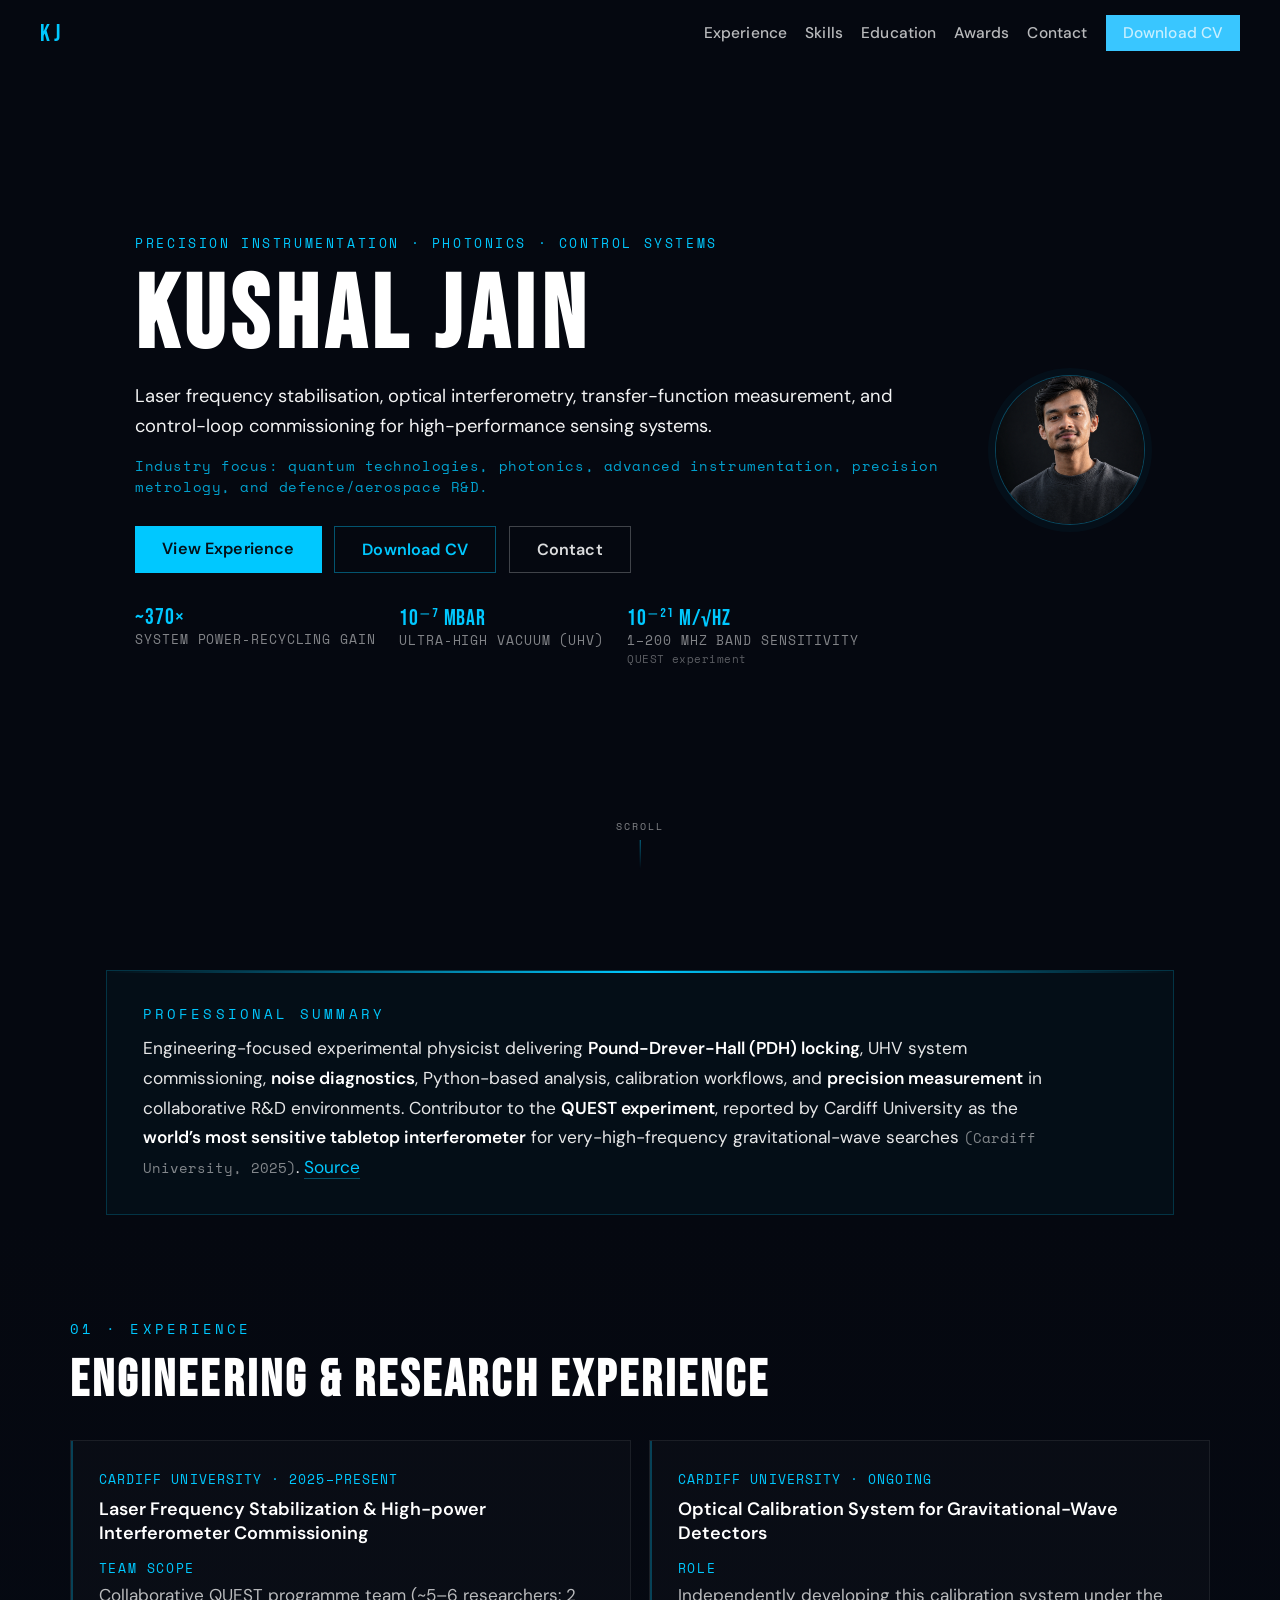
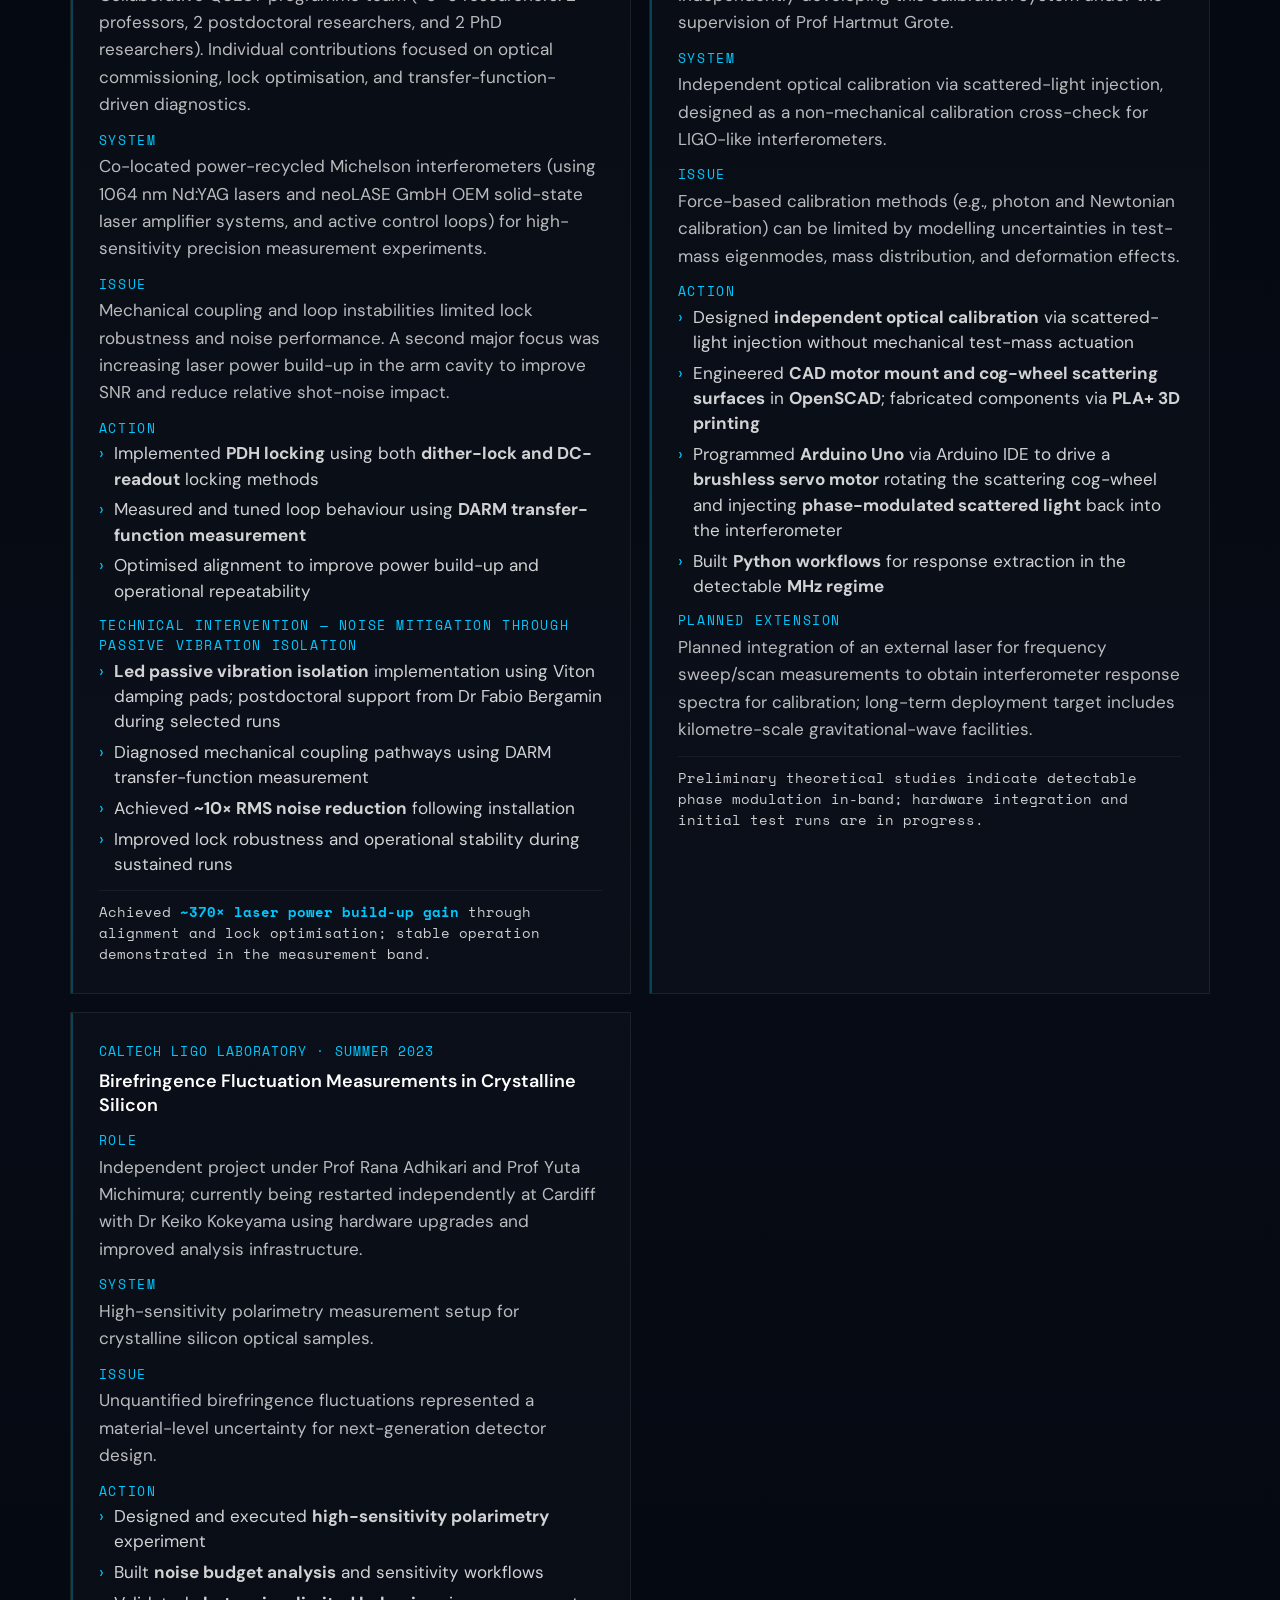
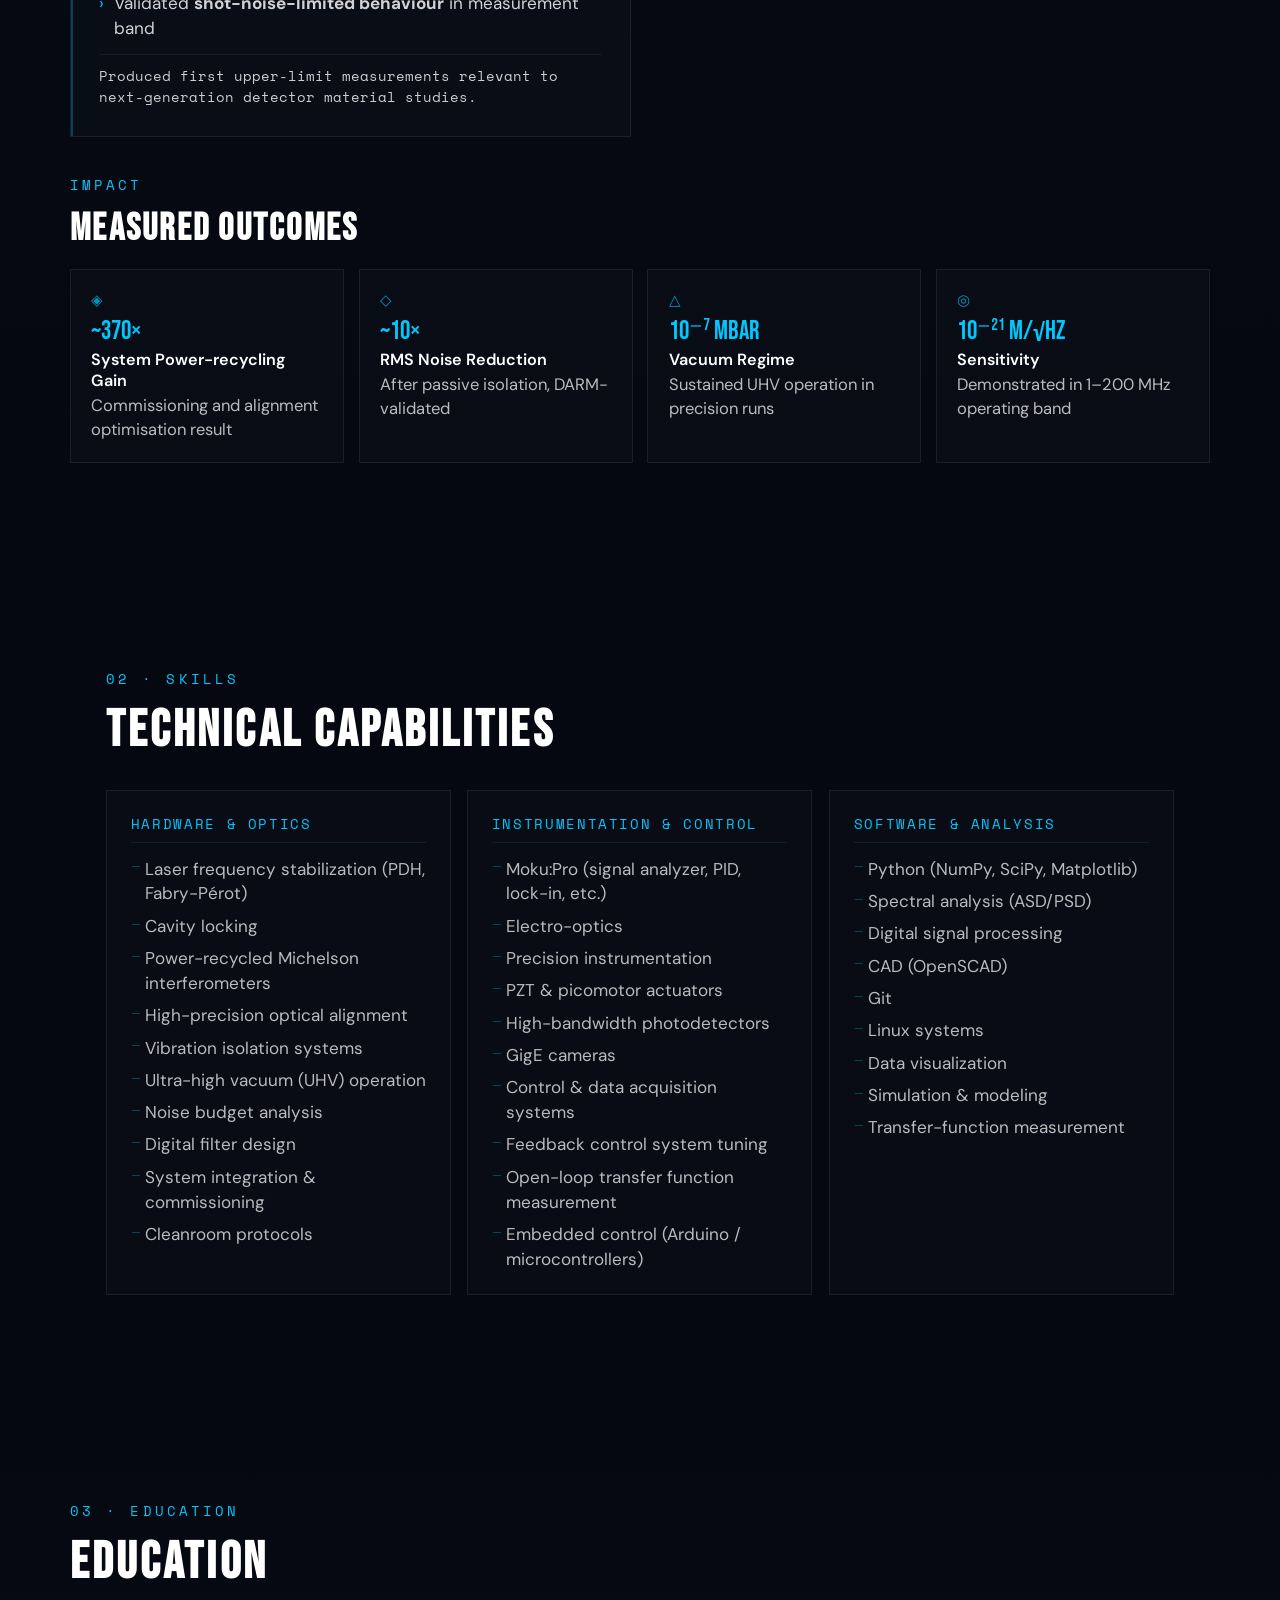
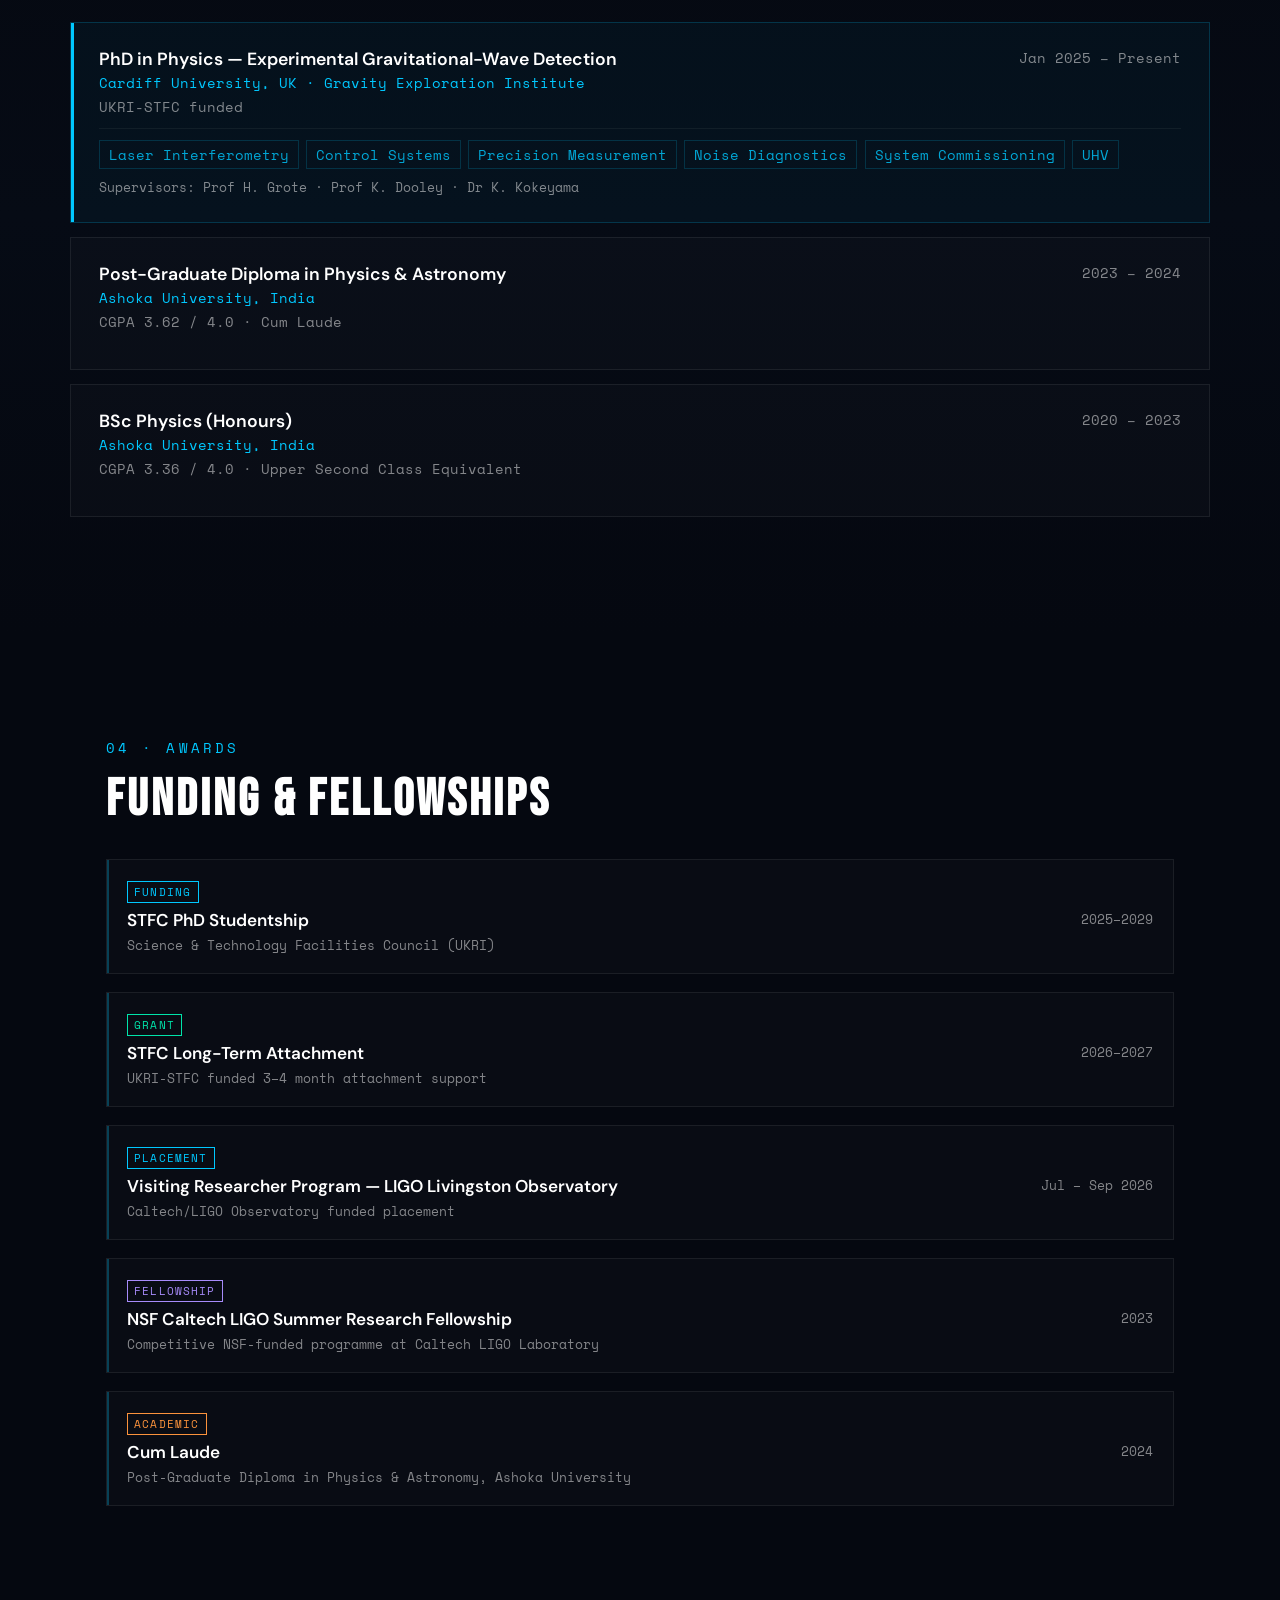
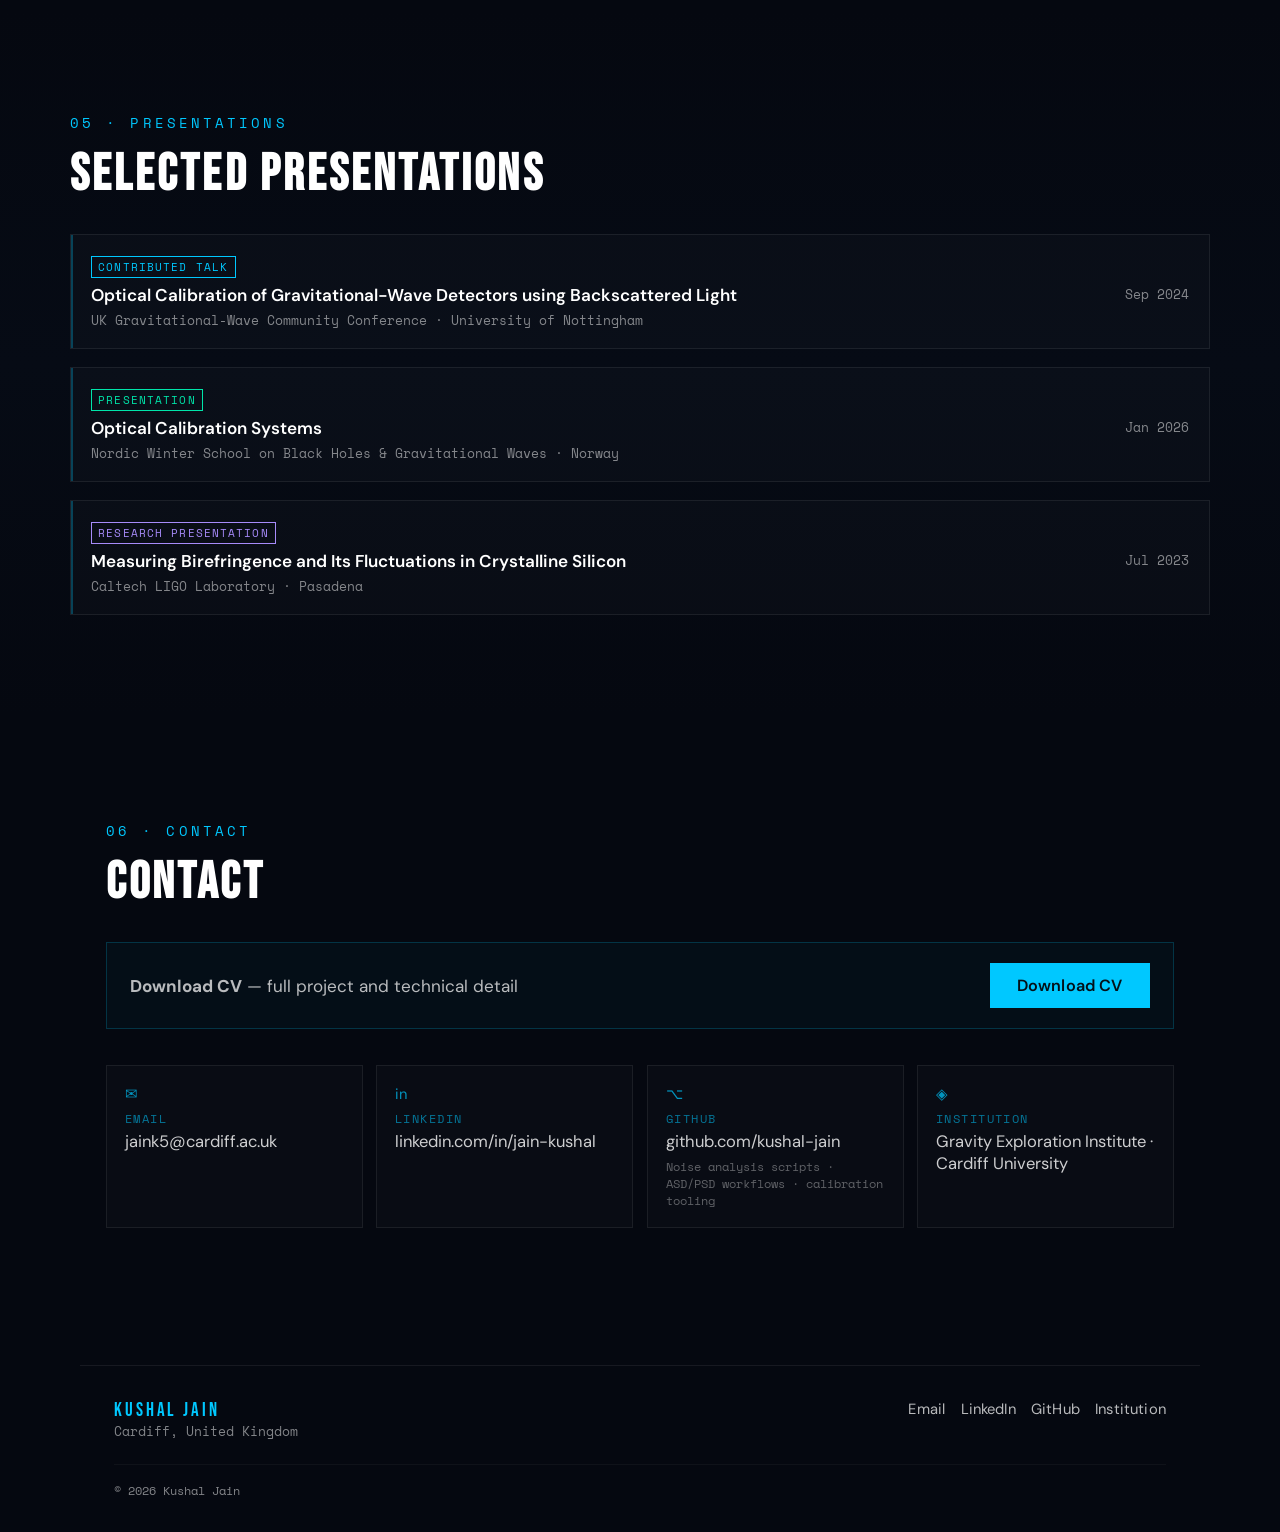
<file: kushal-portfolio-v8.4.1.html>
<!DOCTYPE html>
<html lang="en">
<head>
<meta charset="UTF-8"/>
<meta name="viewport" content="width=device-width, initial-scale=1.0"/>
<title>Kushal Jain — Precision Measurement, Photonics &amp; Control Systems</title>
<meta name="description" content="Engineering-focused experimental physicist in laser frequency stabilisation, optical interferometry, control systems, calibration, and precision instrumentation."/>
<meta name="keywords" content="laser frequency stabilisation, PDH locking, optical interferometry, cavity locking, transfer-function measurement, control systems, precision metrology, calibration, instrumentation, hardware debugging, UHV systems, Python, Linux, Git, experimental commissioning"/>

<link rel="preconnect" href="https://fonts.googleapis.com"/>
<link rel="preconnect" href="https://fonts.gstatic.com" crossorigin/>
<link href="https://fonts.googleapis.com/css2?family=Bebas+Neue&family=Space+Mono:wght@400;700&family=DM+Sans:opsz,wght@9..40,300;9..40,400;9..40,500;9..40,600;9..40,700&display=swap" rel="stylesheet"/>

<style>
*,*::before,*::after{box-sizing:border-box;margin:0;padding:0}
html{scroll-behavior:smooth;font-size:18px}
body{
  background:#050810;color:#fff;-webkit-font-smoothing:antialiased;overflow-x:hidden;
  font-size:1rem;
  font-family:var(--body);
}
::selection{background:rgba(0,200,255,.18)}
::-webkit-scrollbar{width:3px}
::-webkit-scrollbar-track{background:#050810}
::-webkit-scrollbar-thumb{background:rgba(0,200,255,.25)}

:root{
  --cyan:#00c8ff;
  --cyan-faint:rgba(0,200,255,.08);
  --cyan-border:rgba(0,200,255,.2);
  --white:rgba(255,255,255,.86);
  --mid:rgba(255,255,255,.72);
  --dim:rgba(255,255,255,.5);
  --border:rgba(255,255,255,.07);
  --card:rgba(255,255,255,.02);
  --mono:"Space Mono",monospace;
  --display:"Bebas Neue",sans-serif;
  --body:"DM Sans",sans-serif;
}

/* Utility Colors for Badges */
.color-cyan { color: #00c8ff; }
.color-green { color: #00e5aa; }
.color-purple { color: #a78bfa; }
.color-orange { color: #fb923c; }

@keyframes fadeUp{from{opacity:0;transform:translateY(24px)}to{opacity:1;transform:translateY(0)}}
@keyframes fadeIn{from{opacity:0}to{opacity:1}}
@keyframes scrollPulse{0%,100%{opacity:.3;transform:scaleY(.8)}50%{opacity:1;transform:scaleY(1.1)}}

.reveal{opacity:0;transform:translateY(24px);transition:opacity .65s ease,transform .65s ease;will-change:opacity,transform}
.reveal.visible{opacity:1;transform:translateY(0)}

nav{position:fixed;top:0;left:0;right:0;z-index:100;height:66px;padding:0 2.2rem;display:flex;align-items:center;justify-content:space-between;transition:background .35s,border-color .35s,backdrop-filter .35s}
nav.scrolled{background:rgba(5,8,16,.94);backdrop-filter:blur(16px);-webkit-backdrop-filter:blur(16px);border-bottom:1px solid var(--cyan-faint)}
.nav-logo{font-family:var(--display);font-size:1.35rem;letter-spacing:.18em;color:var(--cyan);text-decoration:none;flex-shrink:0}
.nav-links{display:flex;gap:1rem;align-items:center}
.nav-links a{
  font-family:var(--body);
  font-size:.86rem;
  font-weight:500;
  letter-spacing:.01em;
  color:var(--mid);
  text-decoration:none;
  transition:color .2s;
  white-space:nowrap
}
.nav-links a:hover{color:var(--cyan)}
.nav-cv-btn{
  font-family:var(--body);
  font-size:.84rem;
  font-weight:600;
  letter-spacing:.01em;
  color:#041018;
  background:#39c6ff;
  text-decoration:none;
  padding:.46rem .95rem;
  transition:background .2s;
  white-space:nowrap;
  flex-shrink:0
}
.nav-cv-btn:hover{background:#33d4ff;color:#041018}
.burger{display:none;background:none;border:none;cursor:pointer;flex-direction:column;gap:5px;padding:4px}
.burger span{display:block;width:22px;height:1.5px;background:var(--cyan)}
.mobile-menu{display:none;position:fixed;top:66px;left:0;right:0;background:rgba(5,8,16,.97);border-bottom:1px solid var(--cyan-faint);padding:1.3rem;flex-direction:column;gap:1rem;z-index:99}
.mobile-menu.open{display:flex}
.mobile-menu a{
  font-family:var(--body);
  font-size:.95rem;
  font-weight:500;
  color:var(--white);
  text-decoration:none
}
.mobile-menu .mob-cv{
  font-family:var(--body);
  font-size:.95rem;
  font-weight:600;
  color:#041018;
  background:#39c6ff;
  padding:.52rem 1rem;
  text-align:center;
  margin-top:.2rem
}

.section{padding:5.7rem 2rem;max-width:1140px;margin:0 auto}
.section-alt{padding:5.7rem 2rem;background:linear-gradient(180deg,#050810,#060b15,#050810)}
.section-alt-inner{max-width:1140px;margin:0 auto}
.sec-label{font-family:var(--mono);font-size:.78rem;letter-spacing:.22em;text-transform:uppercase;color:var(--cyan);margin-bottom:.6rem}
.sec-title{font-family:var(--display);font-size:clamp(2rem,4vw,3rem);color:#fff;letter-spacing:.06em;margin:0 0 1.6rem;line-height:1.2}

.btn-primary,.btn-ghost,.btn-cv{
  padding:.68rem 1.5rem;text-decoration:none;font-family:var(--body);font-size:.9rem;font-weight:600;letter-spacing:.01em;display:inline-block;white-space:nowrap
}
.btn-primary{background:var(--cyan);color:#041018;transition:background .2s}
.btn-primary:hover{background:#33d4ff}
.btn-ghost{background:transparent;border:1px solid rgba(255,255,255,.24);color:var(--white);transition:all .2s}
.btn-ghost:hover{border-color:rgba(0,200,255,.45);color:var(--cyan)}
.btn-cv{background:transparent;border:1px solid rgba(0,200,255,.4);color:var(--cyan);transition:all .2s}
.btn-cv:hover{background:rgba(0,200,255,.1)}

#hero{position:relative;height:100vh;min-height:640px;display:flex;align-items:center;justify-content:center;overflow:hidden}
#hero canvas{position:absolute;inset:0;width:100%;height:100%}
.hero-content{position:relative;z-index:2;max-width:1060px;width:100%;padding:0 1.4rem;display:grid;grid-template-columns:1fr 155px;gap:1.6rem;align-items:center}
.hero-left{text-align:left}
.hero-eyebrow{font-family:var(--mono);font-size:.72rem;letter-spacing:.2em;color:var(--cyan);text-transform:uppercase;margin-bottom:.9rem;animation:fadeUp .75s ease both}
.hero-name{font-family:var(--display);font-size:clamp(3rem,8vw,6rem);letter-spacing:.06em;color:#fff;line-height:.95;margin:0 0 .85rem;animation:fadeUp .8s .07s ease both}
.hero-headline{font-family:var(--body);font-size:1.02rem;color:rgba(255,255,255,.95);line-height:1.62;max-width:780px;margin:0 0 .75rem;animation:fadeUp .85s .14s ease both}
.hero-sub-tagline{font-family:var(--mono);font-size:.78rem;color:rgba(0,200,255,.8);letter-spacing:.04em;max-width:840px;margin:0 0 1.6rem;animation:fadeUp .9s .22s ease both;line-height:1.5}
.hero-ctas{display:flex;gap:.7rem;flex-wrap:wrap;animation:fadeUp 1s .3s ease both}
.hero-stats{display:flex;gap:1.3rem;margin-top:1.7rem;flex-wrap:wrap;animation:fadeUp 1s .42s ease both}
.hero-stat-val{font-family:var(--display);font-size:1.24rem;color:var(--cyan);letter-spacing:.04em}
.hero-stat-label{font-family:var(--mono);font-size:.72rem;color:var(--dim);letter-spacing:.07em;text-transform:uppercase;line-height:1.35}
.hero-stat-sub{font-family:var(--mono);font-size:.62rem;color:rgba(255,255,255,.35);letter-spacing:.04em;margin-top:.1rem}
.hero-photo-wrap{justify-self:end;animation:fadeUp 1s .3s ease both}
.hero-photo{width:150px;height:150px;border-radius:50%;border:1px solid rgba(0,200,255,.3);object-fit:cover;display:block;background:rgba(255,255,255,.03);box-shadow:0 0 0 7px rgba(0,200,255,.04)}
.scroll-hint{position:absolute;bottom:1.7rem;left:50%;transform:translateX(-50%);display:flex;flex-direction:column;align-items:center;gap:.35rem;animation:fadeIn 1s 1.1s ease both}
.scroll-hint span{font-family:var(--mono);font-size:.58rem;letter-spacing:.2em;color:var(--dim);text-transform:uppercase}
.scroll-line{width:1px;height:29px;background:linear-gradient(to bottom,rgba(0,200,255,.55),transparent);animation:scrollPulse 2s infinite}

.identity-box{border:1px solid var(--cyan-border);background:rgba(0,200,255,.03);padding:1.75rem 2rem;position:relative;overflow:hidden}
.identity-box::before{content:'';position:absolute;top:0;left:0;right:0;height:2px;background:linear-gradient(to right,transparent,var(--cyan),transparent)}
.identity-text{font-family:var(--body);font-size:.96rem;color:rgba(255,255,255,.9);line-height:1.72;max-width:900px}
.identity-text strong{color:#fff;font-weight:600}
.identity-text a{color:var(--cyan);text-decoration:none;border-bottom:1px solid rgba(0,200,255,.35)}
.identity-text a:hover{border-bottom-color:rgba(0,200,255,.8)}
.cite-source{font-family:var(--mono);font-size:.8em;color:var(--dim)}

.edu-card,.exp-card,.skills-block,.impact-card,.recognition-row,.presentation-row,.opp-item,.contact-card{border:1px solid var(--border);background:var(--card)}
.edu-card,.exp-card,.skills-block,.impact-card,.recognition-row,.presentation-row{transition:border-color .2s,background .2s}
.edu-card:hover,.exp-card:hover,.skills-block:hover,.impact-card:hover,.recognition-row:hover,.presentation-row:hover{border-color:rgba(0,200,255,.18);background:rgba(0,200,255,.025)}

.edu-card{padding:1.4rem 1.55rem;margin-bottom:.8rem;position:relative}
.edu-card.featured{border-color:var(--cyan-border);background:rgba(0,200,255,.04)}
.edu-card.featured::before{content:'';position:absolute;left:0;top:0;bottom:0;width:3px;background:var(--cyan)}
.edu-row{display:flex;justify-content:space-between;align-items:flex-start;flex-wrap:wrap;gap:.45rem;margin-bottom:.65rem}
.edu-degree{font-family:var(--body);font-size:.98rem;font-weight:600;color:#fff;line-height:1.35}
.edu-inst{font-family:var(--mono);font-size:.78rem;color:var(--cyan)}
.edu-detail{font-family:var(--mono);font-size:.78rem;color:var(--dim);margin-top:.15rem}
.edu-period{font-family:var(--mono);font-size:.76rem;color:var(--dim);white-space:nowrap}
.edu-focus{display:flex;flex-wrap:wrap;gap:.4rem;margin-top:.6rem;padding-top:.6rem;border-top:1px solid rgba(255,255,255,.05)}
.edu-tag{font-family:var(--mono);font-size:.78rem;color:rgba(0,200,255,.82);border:1px solid rgba(0,200,255,.18);padding:.16rem .5rem}
.edu-supervisors{font-family:var(--mono);font-size:.74rem;color:var(--dim);margin-top:.45rem}

.exp-grid{display:grid;grid-template-columns:repeat(auto-fit,minmax(390px,1fr));gap:1rem}
.exp-card{padding:1.55rem;position:relative}
.exp-card::before{content:'';position:absolute;top:0;left:0;bottom:0;width:2px;background:rgba(0,200,255,.28)}
.exp-tag{font-family:var(--mono);font-size:.74rem;color:var(--cyan);letter-spacing:.08em;text-transform:uppercase;margin-bottom:.45rem}
.exp-title{font-family:var(--body);font-size:1rem;font-weight:600;color:#fff;margin-bottom:.7rem;line-height:1.35}
.exp-field-label{font-family:var(--mono);font-size:.74rem;color:var(--cyan);letter-spacing:.12em;text-transform:uppercase;margin:.62rem 0 .2rem}
.exp-body{font-family:var(--body);font-size:.95rem;color:var(--mid);line-height:1.6;max-width:62ch}
.exp-bullets{list-style:none;padding:0;margin:0;display:flex;flex-direction:column;gap:.3rem}
.exp-bullets li{font-family:var(--body);font-size:.95rem;color:rgba(255,255,255,.82);padding-left:.82rem;position:relative;line-height:1.48;max-width:64ch}
.exp-bullets li::before{content:'›';position:absolute;left:0;color:var(--cyan)}
.exp-outcome-row{border-top:1px solid rgba(255,255,255,.05);margin-top:.7rem;padding-top:.6rem}
.exp-outcome-val{font-family:var(--mono);font-size:.76rem;color:rgba(255,255,255,.8);line-height:1.55;max-width:66ch}
.exp-outcome-val strong{color:var(--cyan)}

.impact-title{font-family:var(--display);font-size:clamp(1.5rem,3vw,2.1rem);color:#fff;letter-spacing:.06em;margin-bottom:.6rem}
.impact-grid{display:grid;grid-template-columns:repeat(auto-fill,minmax(230px,1fr));gap:.82rem;margin-top:1rem}
.impact-card{padding:1.12rem}
.impact-icon{font-size:.84rem;color:var(--cyan);margin-bottom:.5rem;opacity:.72}
.impact-metric{font-family:var(--display);font-size:1.42rem;color:var(--cyan);line-height:1;margin-bottom:.24rem}
.impact-label{font-family:var(--body);font-size:.9rem;color:#fff;margin-bottom:.16rem;font-weight:600}
.impact-sub{font-family:var(--body);font-size:.92rem;color:var(--mid);line-height:1.45}

.skills-grid{display:grid;grid-template-columns:repeat(auto-fill,minmax(320px,1fr));gap:.9rem}
.skills-block{padding:1.25rem 1.32rem}
.skills-block-title{font-family:var(--mono);font-size:.76rem;letter-spacing:.12em;text-transform:uppercase;color:var(--cyan);margin-bottom:.75rem;padding-bottom:.48rem;border-bottom:1px solid rgba(0,200,255,.12)}
.skills-list{list-style:none;padding:0;margin:0;display:flex;flex-direction:column;gap:.42rem}
.skills-list li{font-family:var(--body);font-size:.95rem;color:var(--mid);padding-left:.8rem;position:relative;line-height:1.45}
.skills-list li::before{content:'—';position:absolute;left:0;color:rgba(0,200,255,.38);font-size:.62rem;top:.1rem}

.row-list{display:flex;flex-direction:column;gap:1rem}
.recognition-row,.presentation-row{padding:1rem 1.1rem;position:relative}
.recognition-row::before,.presentation-row::before{content:'';position:absolute;left:0;top:0;bottom:0;width:2px;background:rgba(0,200,255,.28)}
.row-top{display:flex;justify-content:space-between;align-items:flex-start;gap:.8rem;flex-wrap:wrap}
.row-title{font-family:var(--body);font-size:.95rem;color:#fff;font-weight:600;line-height:1.34;max-width:70ch}
.row-date{font-family:var(--mono);font-size:.72rem;color:var(--dim);white-space:nowrap}
.row-badge{font-family:var(--mono);font-size:.62rem;letter-spacing:.1em;text-transform:uppercase;border:1px solid currentColor;padding:.12rem .36rem;display:inline-block;margin-bottom:.35rem}
.row-meta{font-family:var(--mono);font-size:.74rem;color:var(--dim);line-height:1.42;margin-top:.22rem;max-width:72ch}

.opp-box{border:1px solid var(--cyan-border);background:rgba(0,200,255,.03);padding:1.75rem;position:relative;overflow:hidden}
.opp-box::before{content:'';position:absolute;top:0;left:0;right:0;height:2px;background:linear-gradient(to right,transparent,var(--cyan),transparent)}
.opp-grid{display:grid;grid-template-columns:repeat(auto-fill,minmax(195px,1fr));gap:.75rem;margin-top:1.3rem}
.opp-item{padding:.95rem 1rem;transition:all .2s}
.opp-item:hover{border-color:rgba(0,200,255,.26);background:rgba(0,200,255,.035)}
.opp-icon{font-size:.78rem;color:var(--cyan);margin-bottom:.34rem;opacity:.72}
.opp-item-title{font-family:var(--body);font-size:.88rem;font-weight:600;color:#fff;margin-bottom:.14rem}
.opp-item-sub{font-family:var(--body);font-size:.92rem;color:var(--mid);line-height:1.43}
.opp-status{display:inline-flex;align-items:center;gap:.4rem;font-family:var(--mono);font-size:.7rem;color:var(--cyan);letter-spacing:.1em;text-transform:uppercase;margin-bottom:1rem}
.opp-dot{width:7px;height:7px;border-radius:50%;background:var(--cyan);flex-shrink:0}

.contact-grid{display:grid;grid-template-columns:repeat(auto-fill,minmax(235px,1fr));gap:.75rem;margin-bottom:1.95rem}
.contact-card{display:block;text-decoration:none;padding:1rem;transition:all .2s}
.contact-card:hover{border-color:rgba(0,200,255,.28);background:rgba(0,200,255,.045)}
.contact-icon{font-size:.82rem;color:var(--cyan);margin-bottom:.35rem;opacity:.72}
.contact-label{font-family:var(--mono);font-size:.66rem;letter-spacing:.12em;text-transform:uppercase;color:rgba(0,200,255,.56);margin-bottom:.2rem}
.contact-val{font-family:var(--body);font-size:.92rem;color:rgba(255,255,255,.8);word-break:break-all;line-height:1.35}
.contact-sub{font-family:var(--mono);font-size:.68rem;color:rgba(255,255,255,.35);margin-top:.25rem;line-height:1.4}
.contact-cv-row{margin-bottom:1.95rem;padding:1.1rem 1.3rem;border:1px solid var(--cyan-border);background:rgba(0,200,255,.03);display:flex;align-items:center;justify-content:space-between;flex-wrap:wrap;gap:.7rem}
.contact-cv-text{font-family:var(--body);font-size:.95rem;color:var(--mid)}

footer{border-top:1px solid var(--border);padding:1.8rem 1.9rem;max-width:1120px;margin:0 auto}
.footer-top{display:flex;justify-content:space-between;align-items:flex-start;flex-wrap:wrap;gap:1.4rem;margin-bottom:1.3rem}
.footer-name{font-family:var(--display);font-size:1.06rem;letter-spacing:.15em;color:var(--cyan)}
.footer-location{font-family:var(--mono);font-size:.7rem;color:var(--dim)}
.footer-links{display:flex;gap:.85rem;flex-wrap:wrap}
.footer-link{font-family:var(--body);font-size:.82rem;color:var(--mid);text-decoration:none;letter-spacing:.01em}
.footer-link:hover{color:var(--cyan)}
.footer-link.institution-link{white-space:nowrap}
.footer-bottom{display:flex;justify-content:space-between;align-items:center;flex-wrap:wrap;gap:.7rem;padding-top:.95rem;border-top:1px solid rgba(255,255,255,.04)}
.footer-copy{font-family:var(--mono);font-size:.64rem;color:var(--dim)}

@media(max-width:980px){
  .hero-content{grid-template-columns:1fr}
  .hero-left{text-align:center}
  .hero-headline,.hero-sub-tagline{margin-left:auto;margin-right:auto}
  .hero-photo-wrap{justify-self:center}
  .hero-stats{justify-content:center}
}
@media(max-width:760px){
  .nav-links{display:none!important}
  .burger{display:flex!important}
  nav{padding:0 1.2rem}
}
@media(max-width:640px){
  html{font-size:16px}
  .section,.section-alt{padding:4.4rem 1.2rem}
  .exp-grid,.skills-grid,.opp-grid{grid-template-columns:1fr}
  .hero-ctas a{width:100%;text-align:center}
  .hero-photo{width:126px;height:126px}
}
</style>
</head>
<body>

<nav id="main-nav" role="navigation" aria-label="Primary navigation">
  <a class="nav-logo" href="#top" aria-label="Kushal Jain">KJ</a>
  <div class="nav-links">
    <a href="#experience">Experience</a>
    <a href="#skills">Skills</a>
    <a href="#education">Education</a>
    <a href="#recognition">Awards</a>
    <a href="#contact">Contact</a>
    <a class="nav-cv-btn" href="Kushal_Jain_CV.pdf" target="_blank" rel="noopener" download>Download CV</a>
  </div>
  <button class="burger" id="burger" aria-label="Open menu" aria-expanded="false"><span></span><span></span><span></span></button>
</nav>

<div class="mobile-menu" id="mobile-menu" aria-hidden="true">
  <a href="#experience" onclick="closeMobile()">Experience</a>
  <a href="#skills" onclick="closeMobile()">Skills</a>
  <a href="#education" onclick="closeMobile()">Education</a>
  <a href="#recognition" onclick="closeMobile()">Awards</a>
  <a href="#contact" onclick="closeMobile()">Contact</a>
  <a class="mob-cv" href="Kushal_Jain_CV.pdf" target="_blank" rel="noopener" download onclick="closeMobile()">Download CV</a>
</div>

<section id="top" aria-label="Hero">
  <div id="hero">
    <canvas id="hero-canvas" aria-hidden="true"></canvas>
    <div class="hero-content">
      <div class="hero-left">
        <div class="hero-eyebrow">Precision Instrumentation · Photonics · Control Systems</div>
        <h1 class="hero-name">Kushal Jain</h1>
        <p class="hero-headline">
          Laser frequency stabilisation, optical interferometry, transfer-function measurement, and control-loop commissioning for high-performance sensing systems.
        </p>
        <p class="hero-sub-tagline">
          Industry focus: quantum technologies, photonics, advanced instrumentation, precision metrology, and defence/aerospace R&amp;D.
        </p>
        <div class="hero-ctas">
          <a class="btn-primary" href="#experience">View Experience</a>
          <a class="btn-cv" href="Kushal_Jain_CV.pdf" target="_blank" rel="noopener" download>Download CV</a>
          <a class="btn-ghost" href="#contact">Contact</a>
        </div>
        <div class="hero-stats">
          <div>
            <div class="hero-stat-val">~370×</div>
            <div class="hero-stat-label">System Power-recycling Gain</div>
          </div>
          <div><div class="hero-stat-val">10⁻⁷ mbar</div><div class="hero-stat-label">Ultra-High Vacuum (UHV)</div></div>
          <div>
            <div class="hero-stat-val">10⁻²¹ m/√Hz</div>
            <div class="hero-stat-label">1–200 MHz Band Sensitivity</div>
            <div class="hero-stat-sub">QUEST experiment</div>
          </div>
        </div>
      </div>
      <div class="hero-photo-wrap">
        <img class="hero-photo" src="kushal-profile.jpg" alt="Kushal Jain portrait"/>
      </div>
    </div>
    <div class="scroll-hint" aria-hidden="true"><span>Scroll</span><div class="scroll-line"></div></div>
  </div>
</section>

<div id="identity-wrap" style="padding:3.9rem 2rem 0;max-width:1140px;margin:0 auto">
  <div class="identity-box reveal">
    <div class="sec-label">Professional Summary</div>
    <p class="identity-text">
      Engineering-focused experimental physicist delivering <strong>Pound-Drever-Hall (PDH) locking</strong>, UHV system commissioning, <strong>noise diagnostics</strong>, Python-based analysis, calibration workflows, and <strong>precision measurement</strong> in collaborative R&amp;D environments.
      Contributor to the <strong>QUEST experiment</strong>, reported by Cardiff University as the <strong>world’s most sensitive tabletop interferometer</strong> for very-high-frequency gravitational-wave searches
      <span class="cite-source">(Cardiff University, 2025)</span>.
      <a href="https://www.cardiff.ac.uk/news/view/2954067-worlds-most-sensitive-table-top-experiment-sets-new-limits-on-very-high-frequency-gravitational-waves" target="_blank" rel="noopener">Source</a>
    </p>
  </div>
</div>

<section id="experience" class="section-alt">
  <div class="section-alt-inner">
    <div class="reveal"><div class="sec-label">01 · Experience</div><h2 class="sec-title">Engineering &amp; Research Experience</h2></div>

    <div class="exp-grid">
      <article class="exp-card reveal">
        <div class="exp-tag">Cardiff University · 2025–Present</div>
        <h3 class="exp-title">Laser Frequency Stabilization &amp; High-power Interferometer Commissioning</h3>

        <div class="exp-field-label">Team Scope</div>
        <p class="exp-body">Collaborative QUEST programme team (~5–6 researchers: 2 professors, 2 postdoctoral researchers, and 2 PhD researchers). Individual contributions focused on optical commissioning, lock optimisation, and transfer-function-driven diagnostics.</p>

        <div class="exp-field-label">System</div>
        <p class="exp-body">Co-located power-recycled Michelson interferometers (using 1064 nm Nd:YAG lasers and neoLASE GmbH OEM solid-state laser amplifier systems, and active control loops) for high-sensitivity precision measurement experiments.</p>

        <div class="exp-field-label">Issue</div>
        <p class="exp-body">Mechanical coupling and loop instabilities limited lock robustness and noise performance. A second major focus was increasing laser power build-up in the arm cavity to improve SNR and reduce relative shot-noise impact.</p>

        <div class="exp-field-label">Action</div>
        <ul class="exp-bullets">
          <li>Implemented <strong>PDH locking</strong> using both <strong>dither-lock and DC-readout</strong> locking methods</li>
          <li>Measured and tuned loop behaviour using <strong>DARM transfer-function measurement</strong></li>
          <li>Optimised alignment to improve power build-up and operational repeatability</li>
        </ul>

        <div class="exp-field-label">Technical Intervention — Noise Mitigation Through Passive Vibration Isolation</div>
        <ul class="exp-bullets">
          <li><strong>Led passive vibration isolation</strong> implementation using Viton damping pads; postdoctoral support from Dr Fabio Bergamin during selected runs</li>
          <li>Diagnosed mechanical coupling pathways using DARM transfer-function measurement</li>
          <li>Achieved <strong>~10× RMS noise reduction</strong> following installation</li>
          <li>Improved lock robustness and operational stability during sustained runs</li>
        </ul>

        <div class="exp-outcome-row">
          <div class="exp-outcome-val">Achieved <strong>~370× laser power build-up gain</strong> through alignment and lock optimisation; stable operation demonstrated in the measurement band.</div>
        </div>
      </article>

      <article class="exp-card reveal">
        <div class="exp-tag">Cardiff University · Ongoing</div>
        <h3 class="exp-title">Optical Calibration System for Gravitational-Wave Detectors</h3>

        <div class="exp-field-label">Role</div>
        <p class="exp-body">Independently developing this calibration system under the supervision of Prof Hartmut Grote.</p>

        <div class="exp-field-label">System</div>
        <p class="exp-body">Independent optical calibration via scattered-light injection, designed as a non-mechanical calibration cross-check for LIGO-like interferometers.</p>

        <div class="exp-field-label">Issue</div>
        <p class="exp-body">Force-based calibration methods (e.g., photon and Newtonian calibration) can be limited by modelling uncertainties in test-mass eigenmodes, mass distribution, and deformation effects.</p>

        <div class="exp-field-label">Action</div>
        <ul class="exp-bullets">
          <li>Designed <strong>independent optical calibration</strong> via scattered-light injection without mechanical test-mass actuation</li>
          <li>Engineered <strong>CAD motor mount and cog-wheel scattering surfaces</strong> in <strong>OpenSCAD</strong>; fabricated components via <strong>PLA+ 3D printing</strong></li>
          <li>Programmed <strong>Arduino Uno</strong> via Arduino IDE to drive a <strong>brushless servo motor</strong> rotating the scattering cog-wheel and injecting <strong>phase-modulated scattered light</strong> back into the interferometer</li>
          <li>Built <strong>Python workflows</strong> for response extraction in the detectable <strong>MHz regime</strong></li>
        </ul>

        <div class="exp-field-label">Planned Extension</div>
        <p class="exp-body">Planned integration of an external laser for frequency sweep/scan measurements to obtain interferometer response spectra for calibration; long-term deployment target includes kilometre-scale gravitational-wave facilities.</p>

        <div class="exp-outcome-row">
          <div class="exp-outcome-val">Preliminary theoretical studies indicate detectable phase modulation in-band; hardware integration and initial test runs are in progress.</div>
        </div>
      </article>

      <article class="exp-card reveal">
        <div class="exp-tag">Caltech LIGO Laboratory · Summer 2023</div>
        <h3 class="exp-title">Birefringence Fluctuation Measurements in Crystalline Silicon</h3>

        <div class="exp-field-label">Role</div>
        <p class="exp-body">Independent project under Prof Rana Adhikari and Prof Yuta Michimura; currently being restarted independently at Cardiff with Dr Keiko Kokeyama using hardware upgrades and improved analysis infrastructure.</p>

        <div class="exp-field-label">System</div>
        <p class="exp-body">High-sensitivity polarimetry measurement setup for crystalline silicon optical samples.</p>

        <div class="exp-field-label">Issue</div>
        <p class="exp-body">Unquantified birefringence fluctuations represented a material-level uncertainty for next-generation detector design.</p>

        <div class="exp-field-label">Action</div>
        <ul class="exp-bullets">
          <li>Designed and executed <strong>high-sensitivity polarimetry</strong> experiment</li>
          <li>Built <strong>noise budget analysis</strong> and sensitivity workflows</li>
          <li>Validated <strong>shot-noise-limited behaviour</strong> in measurement band</li>
        </ul>

        <div class="exp-outcome-row">
          <div class="exp-outcome-val">Produced first upper-limit measurements relevant to next-generation detector material studies.</div>
        </div>
      </article>
    </div>

    <div class="reveal" style="margin-top:2rem">
      <div class="sec-label">Impact</div>
      <h3 class="impact-title">Measured Outcomes</h3>
      <div class="impact-grid">
        <div class="impact-card"><div class="impact-icon">◈</div><div class="impact-metric">~370×</div><div class="impact-label">System Power-recycling Gain</div><div class="impact-sub">Commissioning and alignment optimisation result</div></div>
        <div class="impact-card"><div class="impact-icon">◇</div><div class="impact-metric">~10×</div><div class="impact-label">RMS Noise Reduction</div><div class="impact-sub">After passive isolation, DARM-validated</div></div>
        <div class="impact-card"><div class="impact-icon">△</div><div class="impact-metric">10⁻⁷ mbar</div><div class="impact-label">Vacuum Regime</div><div class="impact-sub">Sustained UHV operation in precision runs</div></div>
        <div class="impact-card"><div class="impact-icon">◎</div><div class="impact-metric">10⁻²¹ m/√Hz</div><div class="impact-label">Sensitivity</div><div class="impact-sub">Demonstrated in 1–200 MHz operating band</div></div>
      </div>
    </div>
  </div>
</section>

<section id="skills" class="section">
  <div class="reveal"><div class="sec-label">02 · Skills</div><h2 class="sec-title">Technical Capabilities</h2></div>
  <div class="skills-grid">
    <div class="skills-block reveal">
      <div class="skills-block-title">Hardware &amp; Optics</div>
      <ul class="skills-list">
        <li>Laser frequency stabilization (PDH, Fabry-Pérot)</li>
        <li>Cavity locking</li>
        <li>Power-recycled Michelson interferometers</li>
        <li>High-precision optical alignment</li>
        <li>Vibration isolation systems</li>
        <li>Ultra-high vacuum (UHV) operation</li>
        <li>Noise budget analysis</li>
        <li>Digital filter design</li>
        <li>System integration &amp; commissioning</li>
        <li>Cleanroom protocols</li>
      </ul>
    </div>

    <div class="skills-block reveal">
      <div class="skills-block-title">Instrumentation &amp; Control</div>
      <ul class="skills-list">
        <li>Moku:Pro (signal analyzer, PID, lock-in, etc.)</li>
        <li>Electro-optics</li>
        <li>Precision instrumentation</li>
        <li>PZT &amp; picomotor actuators</li>
        <li>High-bandwidth photodetectors</li>
        <li>GigE cameras</li>
        <li>Control &amp; data acquisition systems</li>
        <li>Feedback control system tuning</li>
        <li>Open-loop transfer function measurement</li>
        <li>Embedded control (Arduino / microcontrollers)</li>
      </ul>
    </div>

    <div class="skills-block reveal">
      <div class="skills-block-title">Software &amp; Analysis</div>
      <ul class="skills-list">
        <li>Python (NumPy, SciPy, Matplotlib)</li>
        <li>Spectral analysis (ASD/PSD)</li>
        <li>Digital signal processing</li>
        <li>CAD (OpenSCAD)</li>
        <li>Git</li>
        <li>Linux systems</li>
        <li>Data visualization</li>
        <li>Simulation &amp; modeling</li>
        <li>Transfer-function measurement</li>
      </ul>
    </div>
  </div>
</section>

<section id="education" class="section-alt">
  <div class="section-alt-inner">
    <div class="reveal"><div class="sec-label">03 · Education</div><h2 class="sec-title">Education</h2></div>

    <div class="edu-card featured reveal">
      <div class="edu-row">
        <div>
          <div class="edu-degree">PhD in Physics — Experimental Gravitational-Wave Detection</div>
          <div class="edu-inst">Cardiff University, UK · Gravity Exploration Institute</div>
          <div class="edu-detail">UKRI-STFC funded</div>
        </div>
        <div class="edu-period">Jan 2025 – Present</div>
      </div>
      <div class="edu-focus">
        <span class="edu-tag">Laser Interferometry</span><span class="edu-tag">Control Systems</span><span class="edu-tag">Precision Measurement</span>
        <span class="edu-tag">Noise Diagnostics</span><span class="edu-tag">System Commissioning</span><span class="edu-tag">UHV</span>
      </div>
      <div class="edu-supervisors">Supervisors: Prof H. Grote · Prof K. Dooley · Dr K. Kokeyama</div>
    </div>

    <div class="edu-card reveal">
      <div class="edu-row">
        <div>
          <div class="edu-degree">Post-Graduate Diploma in Physics &amp; Astronomy</div>
          <div class="edu-inst">Ashoka University, India</div>
          <div class="edu-detail">CGPA 3.62 / 4.0 · Cum Laude</div>
        </div>
        <div class="edu-period">2023 – 2024</div>
      </div>
    </div>

    <div class="edu-card reveal">
      <div class="edu-row">
        <div>
          <div class="edu-degree">BSc Physics (Honours)</div>
          <div class="edu-inst">Ashoka University, India</div>
          <div class="edu-detail">CGPA 3.36 / 4.0 · Upper Second Class Equivalent</div>
        </div>
        <div class="edu-period">2020 – 2023</div>
      </div>
    </div>
  </div>
</section>

<section id="recognition" class="section">
  <div class="reveal"><div class="sec-label">04 · Awards</div><h2 class="sec-title">Funding &amp; Fellowships</h2></div>
  <div class="row-list">
    <article class="recognition-row reveal">
      <div class="row-badge color-cyan">Funding</div>
      <div class="row-top">
        <div class="row-title">STFC PhD Studentship</div>
        <div class="row-date">2025–2029</div>
      </div>
      <div class="row-meta">Science &amp; Technology Facilities Council (UKRI)</div>
    </article>

    <article class="recognition-row reveal">
      <div class="row-badge color-green">Grant</div>
      <div class="row-top">
        <div class="row-title">STFC Long-Term Attachment</div>
        <div class="row-date">2026–2027</div>
      </div>
      <div class="row-meta">UKRI-STFC funded 3–4 month attachment support</div>
    </article>

    <article class="recognition-row reveal">
      <div class="row-badge color-cyan">Placement</div>
      <div class="row-top">
        <div class="row-title">Visiting Researcher Program — LIGO Livingston Observatory</div>
        <div class="row-date">Jul – Sep 2026</div>
      </div>
      <div class="row-meta">Caltech/LIGO Observatory funded placement</div>
    </article>

    <article class="recognition-row reveal">
      <div class="row-badge color-purple">Fellowship</div>
      <div class="row-top">
        <div class="row-title">NSF Caltech LIGO Summer Research Fellowship</div>
        <div class="row-date">2023</div>
      </div>
      <div class="row-meta">Competitive NSF-funded programme at Caltech LIGO Laboratory</div>
    </article>

    <article class="recognition-row reveal">
      <div class="row-badge color-orange">Academic</div>
      <div class="row-top">
        <div class="row-title">Cum Laude</div>
        <div class="row-date">2024</div>
      </div>
      <div class="row-meta">Post-Graduate Diploma in Physics &amp; Astronomy, Ashoka University</div>
    </article>
  </div>
</section>

<section id="presentations" class="section-alt">
  <div class="section-alt-inner">
    <div class="reveal"><div class="sec-label">05 · Presentations</div><h2 class="sec-title">Selected Presentations</h2></div>
    <div class="row-list">
      <article class="presentation-row reveal">
        <div class="row-badge color-cyan">Contributed Talk</div>
        <div class="row-top">
          <div class="row-title">Optical Calibration of Gravitational-Wave Detectors using Backscattered Light</div>
          <div class="row-date">Sep 2024</div>
        </div>
        <div class="row-meta">UK Gravitational-Wave Community Conference · University of Nottingham</div>
      </article>

      <article class="presentation-row reveal">
        <div class="row-badge color-green">Presentation</div>
        <div class="row-top">
          <div class="row-title">Optical Calibration Systems</div>
          <div class="row-date">Jan 2026</div>
        </div>
        <div class="row-meta">Nordic Winter School on Black Holes &amp; Gravitational Waves · Norway</div>
      </article>

      <article class="presentation-row reveal">
        <div class="row-badge color-purple">Research Presentation</div>
        <div class="row-top">
          <div class="row-title">Measuring Birefringence and Its Fluctuations in Crystalline Silicon</div>
          <div class="row-date">Jul 2023</div>
        </div>
        <div class="row-meta">Caltech LIGO Laboratory · Pasadena</div>
      </article>
    </div>
  </div>
</section>

<section id="contact" class="section">
  <div class="reveal"><div class="sec-label">06 · Contact</div><h2 class="sec-title">Contact</h2></div>
  <div class="contact-cv-row reveal">
    <p class="contact-cv-text"><strong>Download CV</strong> — full project and technical detail</p>
    <a class="btn-primary" href="Kushal_Jain_CV.pdf" target="_blank" rel="noopener" download>Download CV</a>
  </div>
  <div class="contact-grid">
    <a class="contact-card reveal" href="mailto:jaink5@cardiff.ac.uk"><div class="contact-icon">✉</div><div class="contact-label">Email</div><div class="contact-val">jaink5@cardiff.ac.uk</div></a>
    <a class="contact-card reveal" href="https://www.linkedin.com/in/jain-kushal/" target="_blank" rel="noopener"><div class="contact-icon">in</div><div class="contact-label">LinkedIn</div><div class="contact-val">linkedin.com/in/jain-kushal</div></a>
    <a class="contact-card reveal" href="https://github.com/kushal-jain" target="_blank" rel="noopener">
      <div class="contact-icon">⌥</div>
      <div class="contact-label">GitHub</div>
      <div class="contact-val">github.com/kushal-jain</div>
      <div class="contact-sub">Noise analysis scripts · ASD/PSD workflows · calibration tooling</div>
    </a>
    <a class="contact-card reveal" href="https://www.cardiff.ac.uk/physics-astronomy/research/research-groups/gravity-exploration-institute" target="_blank" rel="noopener"><div class="contact-icon">◈</div><div class="contact-label">Institution</div><div class="contact-val">Gravity Exploration Institute · Cardiff University</div></a>
  </div>
</section>

<footer>
  <div class="footer-top">
    <div>
      <div class="footer-name">Kushal Jain</div>
      <div class="footer-location">Cardiff, United Kingdom</div>
    </div>
    <div class="footer-links">
      <a class="footer-link" href="mailto:jaink5@cardiff.ac.uk">Email</a>
      <a class="footer-link" href="https://www.linkedin.com/in/jain-kushal/" target="_blank" rel="noopener">LinkedIn</a>
      <a class="footer-link" href="https://github.com/kushal-jain" target="_blank" rel="noopener">GitHub</a>
      <a class="footer-link institution-link" href="https://www.cardiff.ac.uk/physics-astronomy/research/research-groups/gravity-exploration-institute" target="_blank" rel="noopener">Institution</a>
    </div>
  </div>
  <div class="footer-bottom">
    <span class="footer-copy">© 2026 Kushal Jain</span>
  </div>
</footer>

<script>
const mainNav=document.getElementById('main-nav')
window.addEventListener('scroll',()=>{mainNav.classList.toggle('scrolled',window.scrollY>60)},{passive:true})

const burgerBtn=document.getElementById('burger')
const mobileMenu=document.getElementById('mobile-menu')
burgerBtn.addEventListener('click',()=>{
  const open=mobileMenu.classList.toggle('open')
  burgerBtn.setAttribute('aria-expanded',String(open))
  mobileMenu.setAttribute('aria-hidden',String(!open))
})
function closeMobile(){
  mobileMenu.classList.remove('open')
  burgerBtn.setAttribute('aria-expanded','false')
  mobileMenu.setAttribute('aria-hidden','true')
}

const revealEls=document.querySelectorAll('.reveal')
const obs=new IntersectionObserver(entries=>{
  entries.forEach(e=>{
    if(e.isIntersecting){e.target.classList.add('visible');obs.unobserve(e.target)}
  })
},{threshold:.07,rootMargin:'0px 0px -24px 0px'})
revealEls.forEach(el=>obs.observe(el))

(function(){
  const canvas=document.getElementById('hero-canvas')
  if(!canvas)return
  const ctx=canvas.getContext('2d')
  let t=0,lastTime=0
  const TARGET_FPS=30,FRAME_MS=1000/TARGET_FPS
  function resize(){canvas.width=window.innerWidth;canvas.height=window.innerHeight}
  resize();window.addEventListener('resize',resize,{passive:true})
  function draw(now){
    requestAnimationFrame(draw)
    if(now-lastTime<FRAME_MS)return
    lastTime=now
    const W=canvas.width,H=canvas.height
    ctx.clearRect(0,0,W,H)
    ctx.fillStyle='#050810';ctx.fillRect(0,0,W,H)
    ctx.strokeStyle='rgba(0,200,255,0.028)';ctx.lineWidth=1
    const step=65
    for(let x=0;x<W;x+=step){ctx.beginPath();ctx.moveTo(x,0);ctx.lineTo(x,H);ctx.stroke()}
    for(let y=0;y<H;y+=step){ctx.beginPath();ctx.moveTo(0,y);ctx.lineTo(W,y);ctx.stroke()}
    const cx=W*.5,cy=H*.47,la=.46+.15*Math.sin(t*.028)
    const hg=ctx.createLinearGradient(0,cy,W,cy)
    hg.addColorStop(0,'rgba(0,200,255,0)')
    hg.addColorStop(.25,`rgba(0,200,255,${la})`)
    hg.addColorStop(.75,`rgba(0,200,255,${la})`)
    hg.addColorStop(1,'rgba(0,200,255,0)')
    ctx.strokeStyle=hg;ctx.lineWidth=2;ctx.shadowColor='#00c8ff';ctx.shadowBlur=12
    ctx.beginPath();ctx.moveTo(0,cy);ctx.lineTo(W,cy);ctx.stroke()
    const vg=ctx.createLinearGradient(cx,0,cx,H)
    vg.addColorStop(0,'rgba(0,200,255,0)')
    vg.addColorStop(.2,`rgba(0,200,255,${la*.6})`)
    vg.addColorStop(.8,`rgba(0,200,255,${la*.6})`)
    vg.addColorStop(1,'rgba(0,200,255,0)')
    ctx.strokeStyle=vg;ctx.lineWidth=1.6
    ctx.beginPath();ctx.moveTo(cx,0);ctx.lineTo(cx,H);ctx.stroke()
    ctx.shadowBlur=0
    const r=ctx.createRadialGradient(cx,cy*.93,0,cx,cy*.93,W*.56)
    r.addColorStop(0,'rgba(5,8,16,0.80)')
    r.addColorStop(.5,'rgba(5,8,16,0.58)')
    r.addColorStop(1,'rgba(5,8,16,0.16)')
    ctx.fillStyle=r;ctx.fillRect(0,0,W,H)
    t++
  }
  requestAnimationFrame(draw)
})()
</script>
</body>
</html>
</file>
